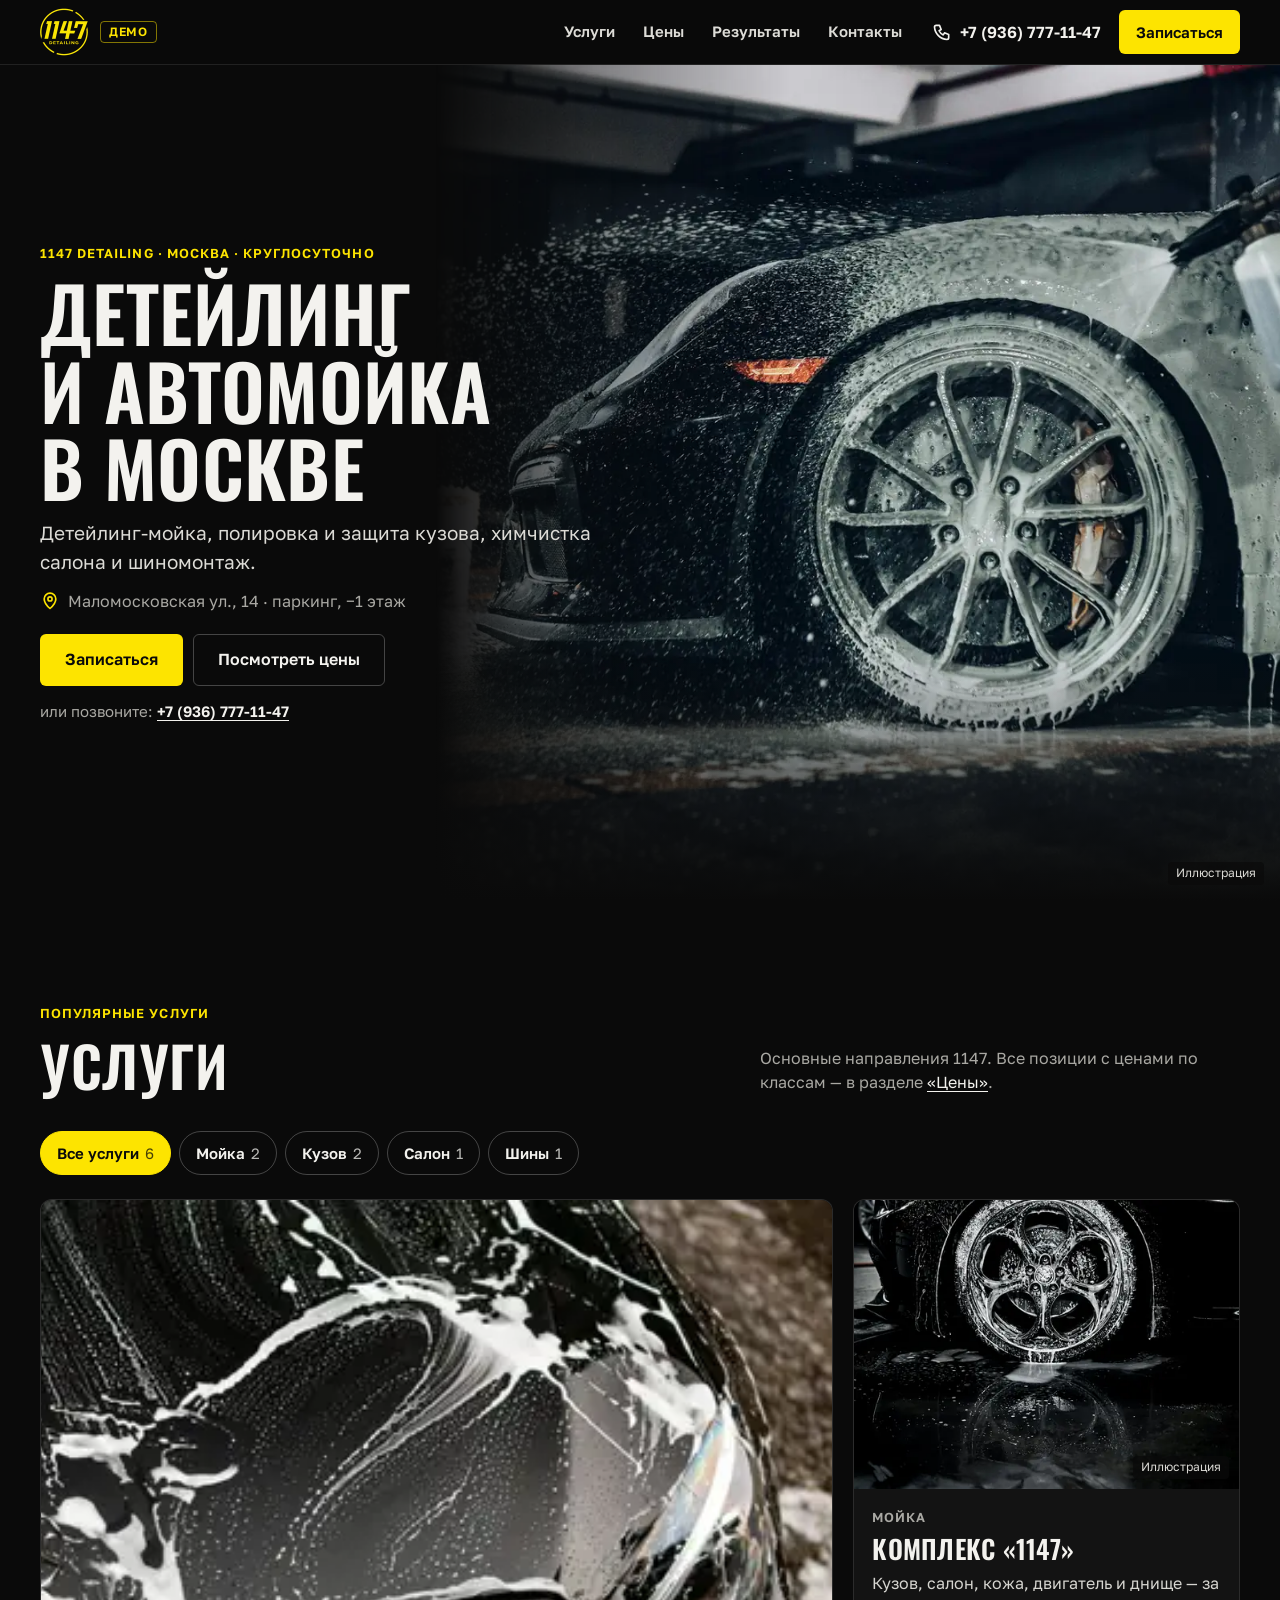
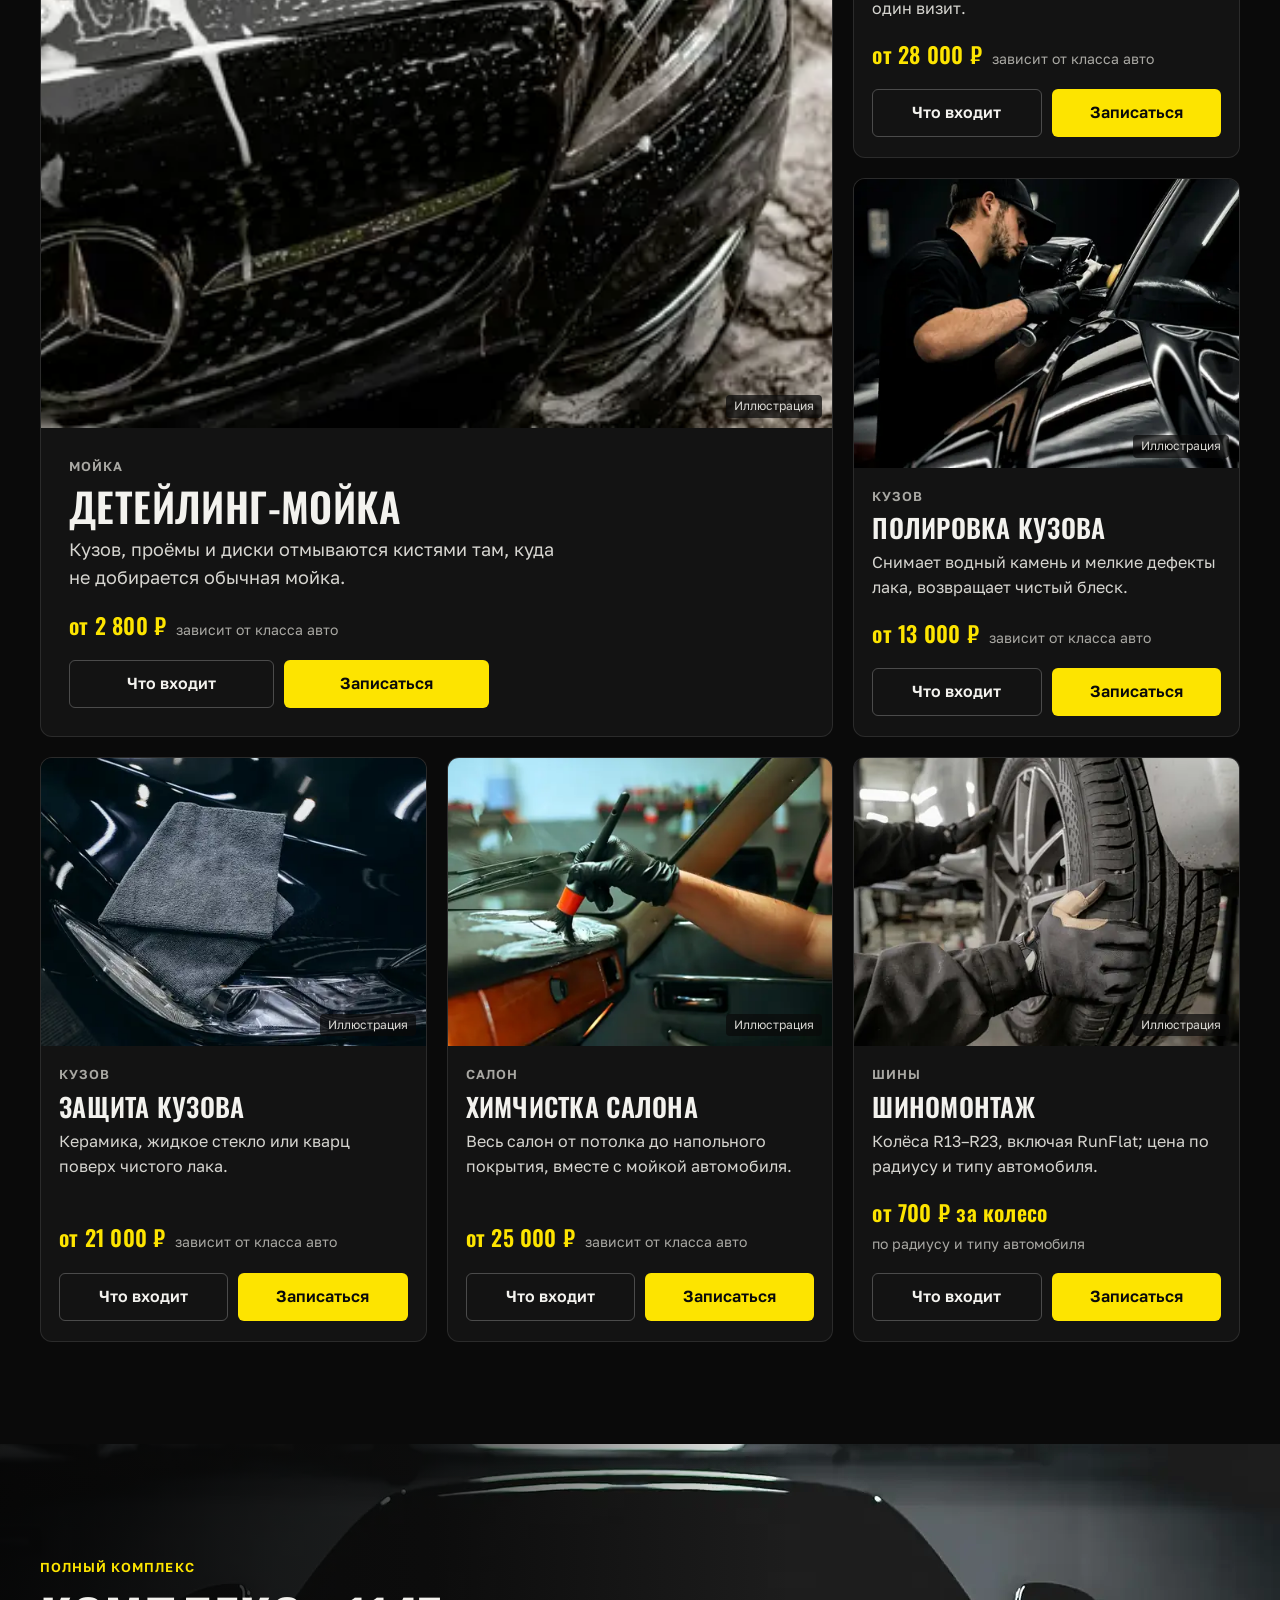
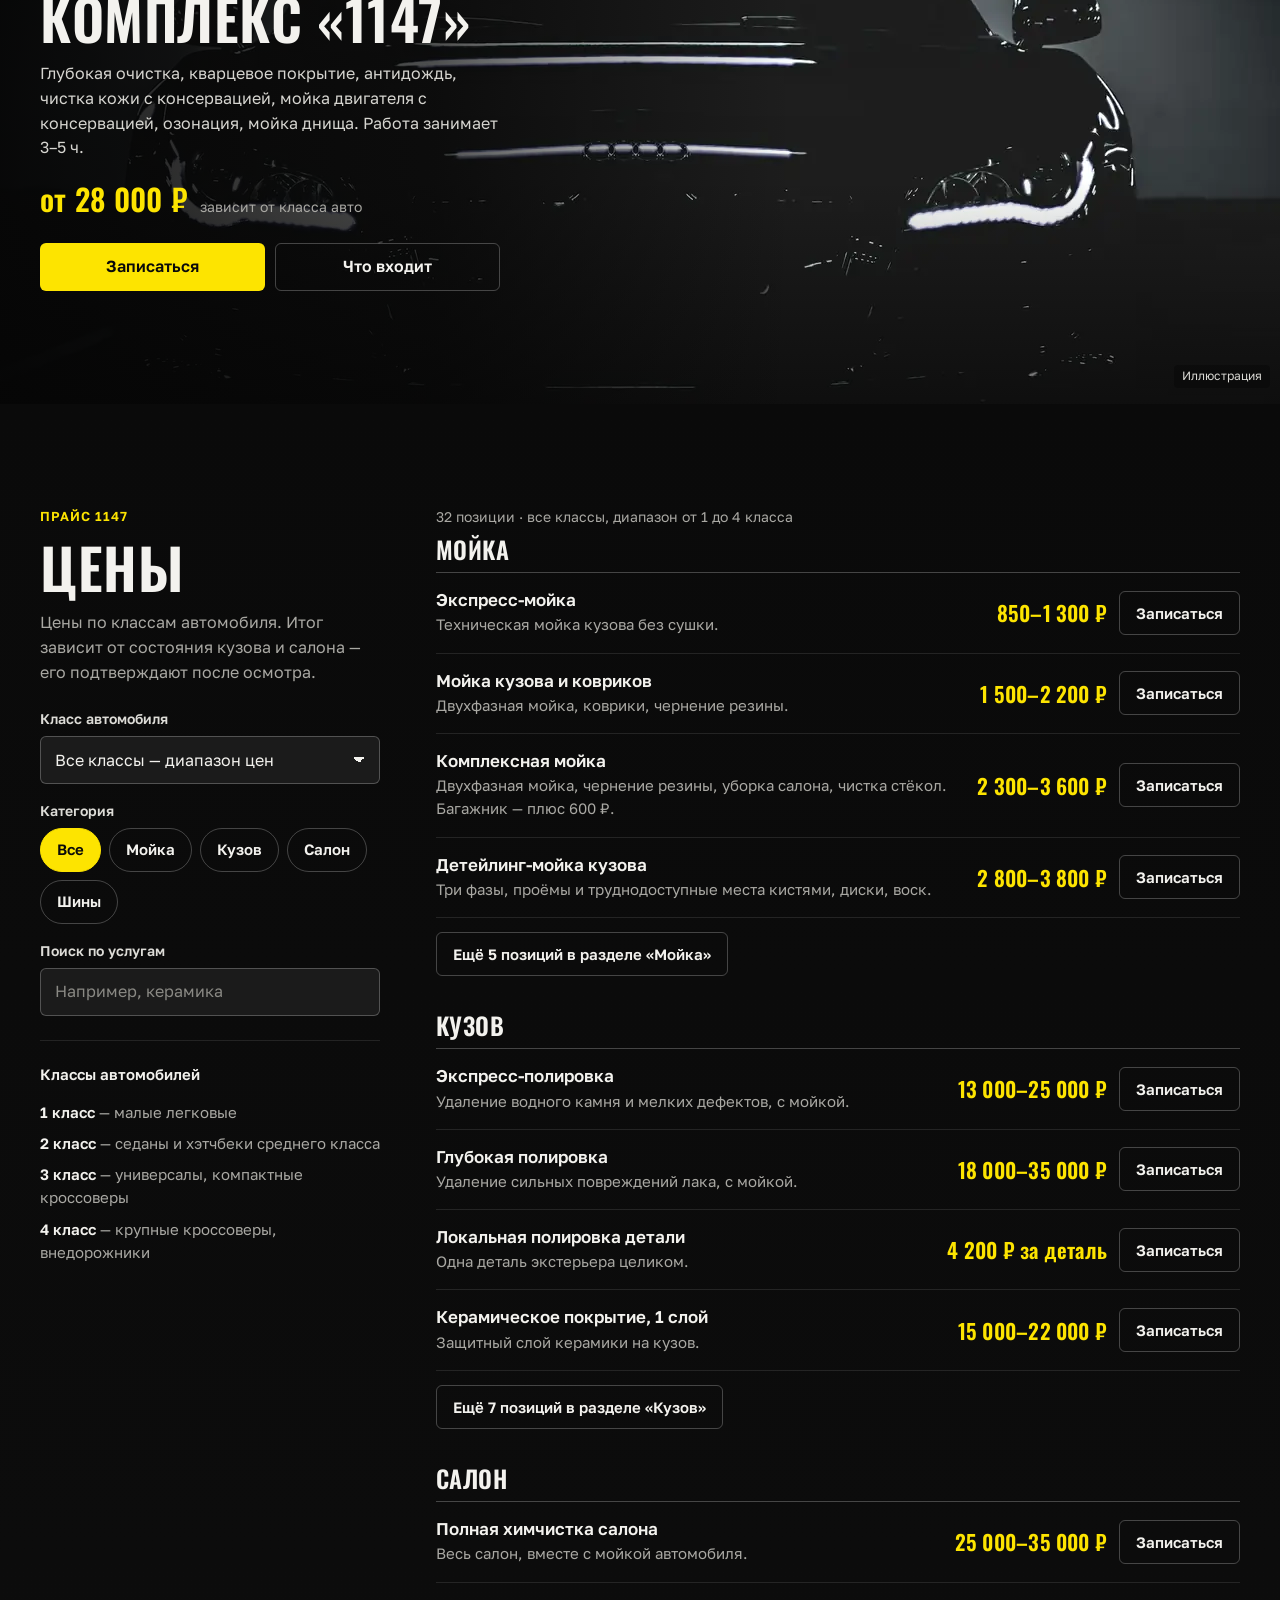
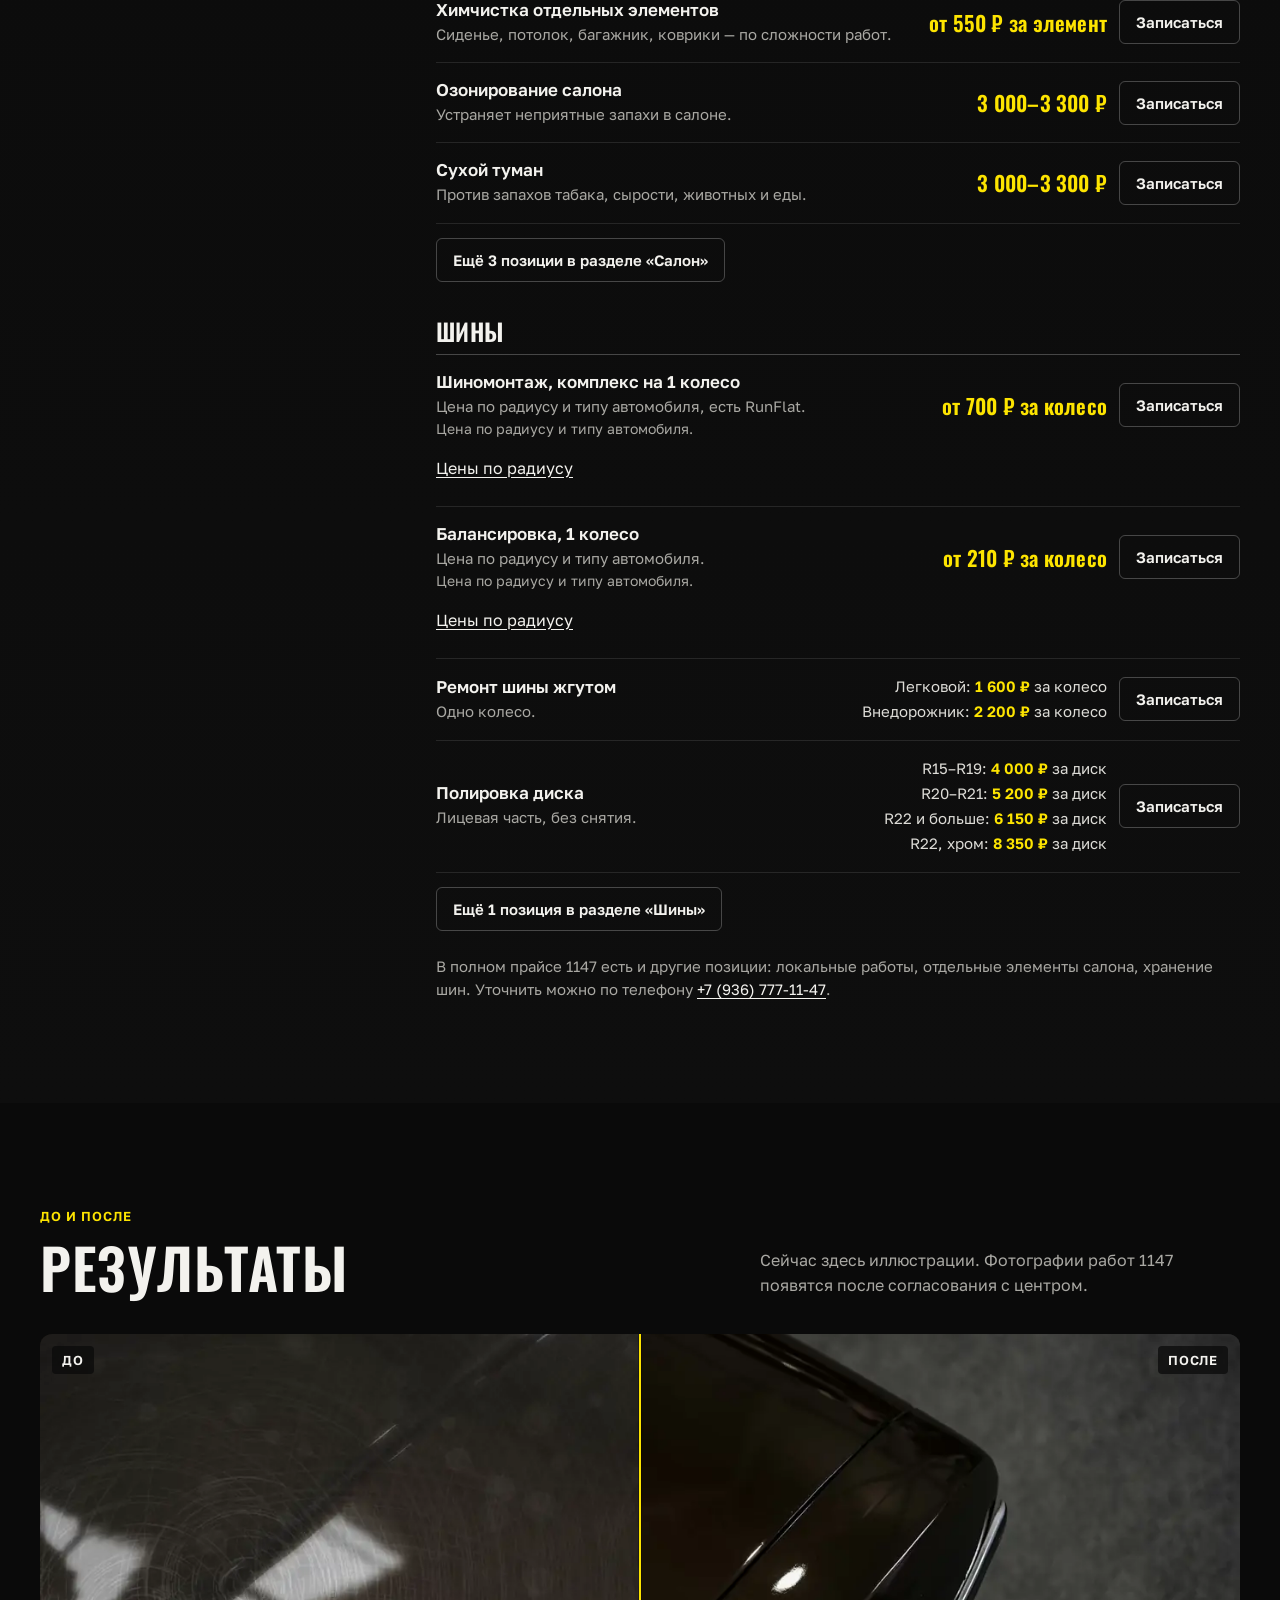
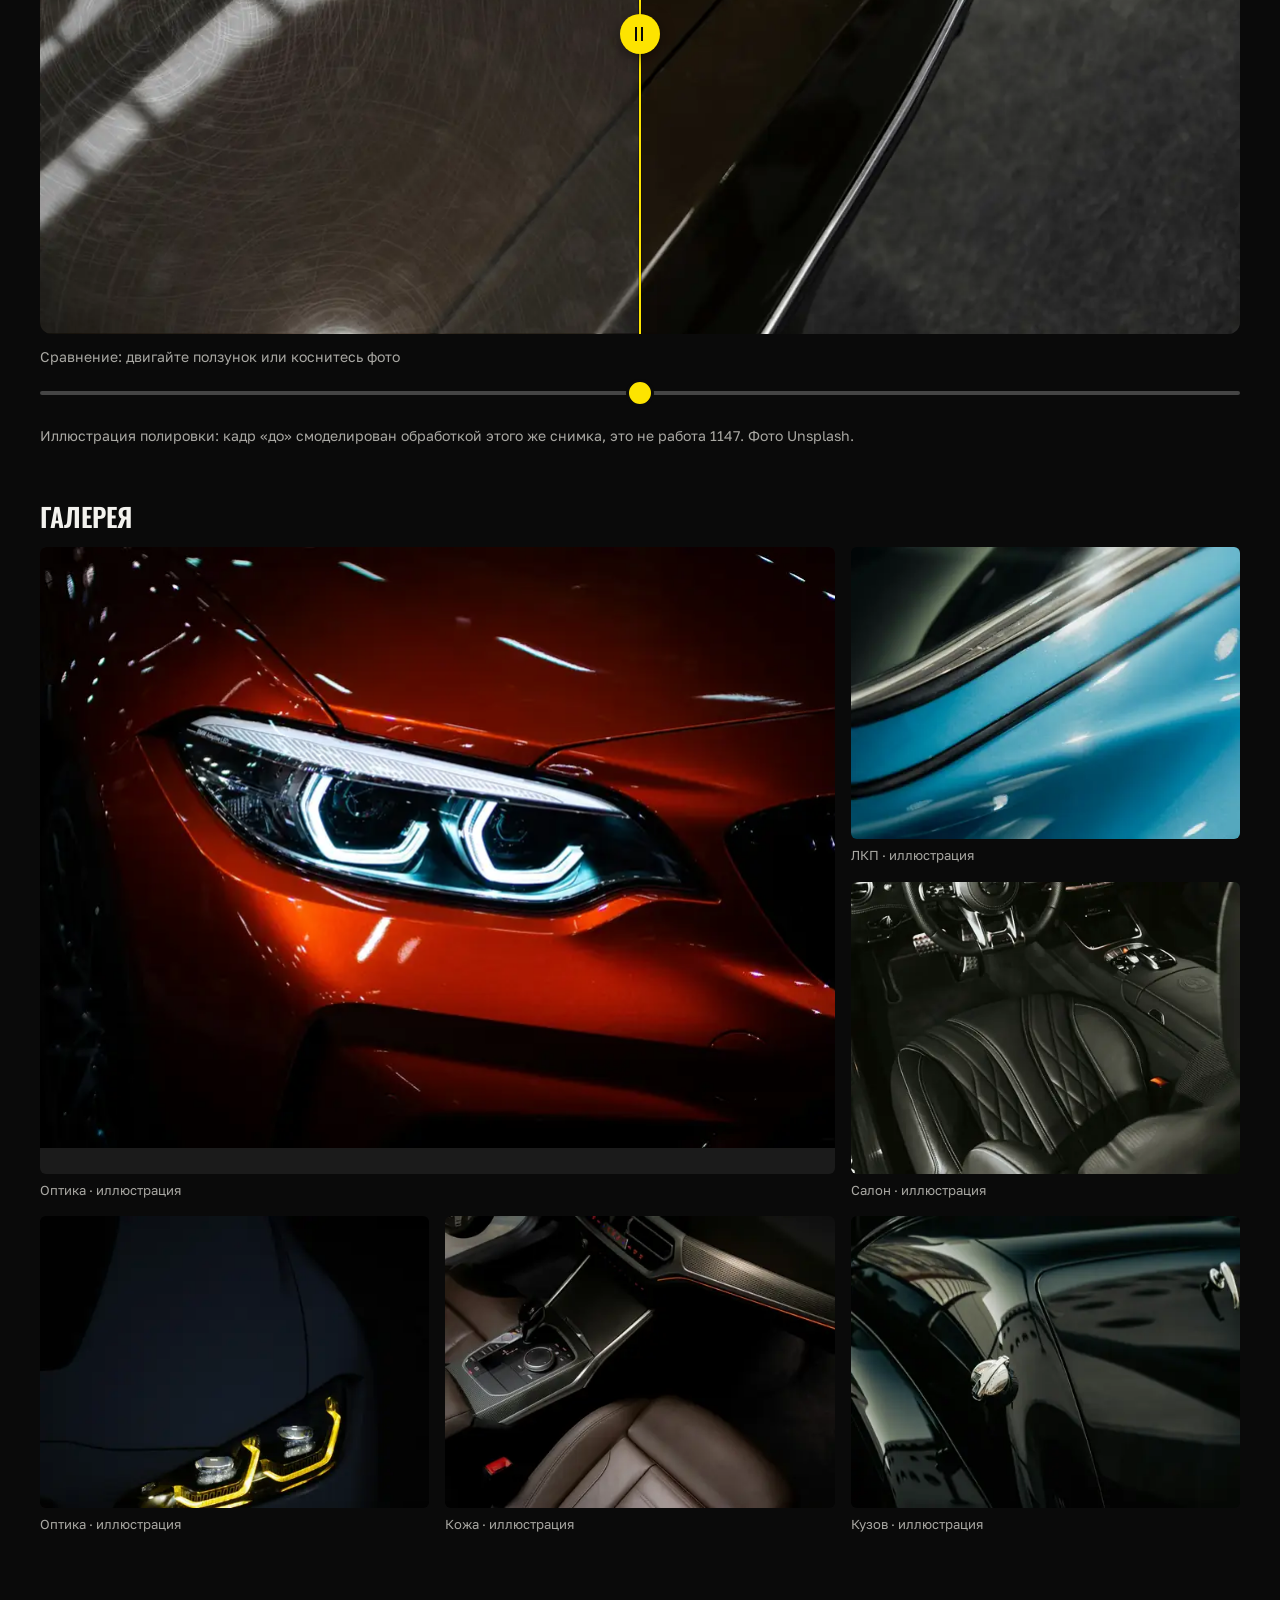
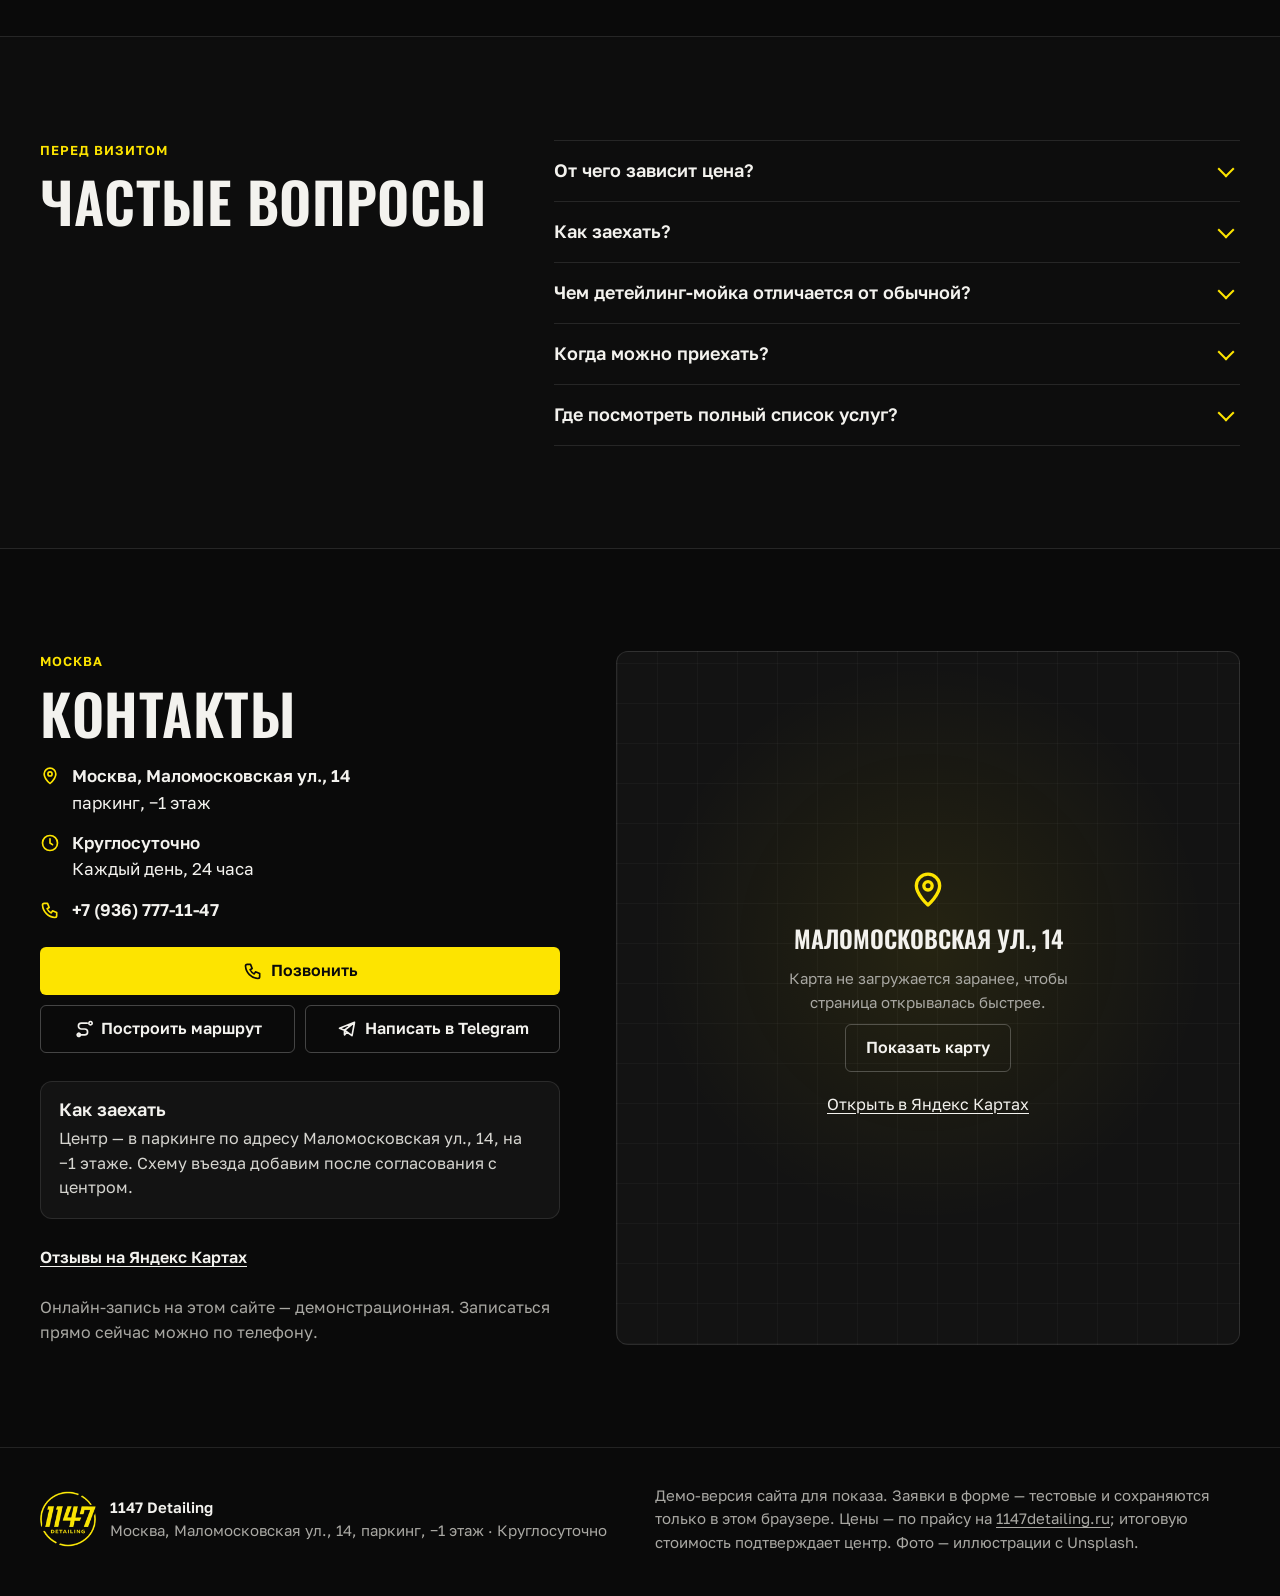
<file: site/index.html>
<!doctype html>
<html lang="ru">
<head>
  <meta charset="utf-8">
  <meta name="viewport" content="width=device-width, initial-scale=1, viewport-fit=cover">
  <title>1147 Detailing — детейлинг и автомойка в Москве (демо)</title>
  <meta name="description" content="Демо-версия сайта 1147 Detailing: услуги, цены по классам автомобиля и запись. Москва, Маломосковская ул., 14, паркинг, −1 этаж. Круглосуточно.">
  <meta name="robots" content="noindex, nofollow">
  <meta name="theme-color" content="#0a0a0a">
  <meta name="color-scheme" content="dark">
  <meta property="og:type" content="website">
  <meta property="og:title" content="1147 Detailing — детейлинг и автомойка в Москве (демо)">
  <meta property="og:description" content="Услуги, цены по классам автомобиля и тестовая запись.">
  <meta property="og:image" content="assets/img/og-1147.jpg">
  <link rel="icon" href="favicon-32.png" sizes="32x32" type="image/png">
  <link rel="apple-touch-icon" href="apple-touch-icon.png">
  <link rel="preload" href="assets/fonts/golos-400-cyrillic.woff2" as="font" type="font/woff2" crossorigin>
  <link rel="preload" href="assets/fonts/oswald-600-cyrillic.woff2" as="font" type="font/woff2" crossorigin>
  <link rel="preload" href="assets/fonts/oswald-600-latin.woff2" as="font" type="font/woff2" crossorigin>
  <link rel="preload" href="assets/fonts/golos-400-latin.woff2" as="font" type="font/woff2" crossorigin>
  <link rel="preload" as="image" type="image/webp" media="(max-width: 899px)" href="assets/img/hero-mobile-800.webp"
        imagesrcset="assets/img/hero-mobile-480.webp 480w, assets/img/hero-mobile-800.webp 800w, assets/img/hero-mobile-1080.webp 1080w" imagesizes="100vw" fetchpriority="high">
  <link rel="preload" as="image" type="image/webp" media="(min-width: 900px)" href="assets/img/hero-desktop-1080.webp"
        imagesrcset="assets/img/hero-desktop-1080.webp 1080w, assets/img/hero-desktop-1600.webp 1600w" imagesizes="62vw" fetchpriority="high">
  <link rel="stylesheet" href="css/main.css">
  <script type="module" src="js/app.js"></script>
</head>
<body>
  <svg class="sprite" aria-hidden="true" focusable="false" xmlns="http://www.w3.org/2000/svg">
    <symbol id="i-phone" viewBox="0 0 24 24"><path fill="none" stroke="currentColor" stroke-width="2" stroke-linecap="round" stroke-linejoin="round" d="M5 4h4l2 5-2.5 1.5a11 11 0 0 0 5 5L15 13l5 2v4a2 2 0 0 1-2 2A16 16 0 0 1 3 6a2 2 0 0 1 2-2"/></symbol>
    <symbol id="i-pin" viewBox="0 0 24 24"><path fill="none" stroke="currentColor" stroke-width="2" stroke-linecap="round" stroke-linejoin="round" d="M12 21s-7-6.2-7-11.5A7 7 0 0 1 19 9.5C19 14.8 12 21 12 21z"/><circle cx="12" cy="9.5" r="2.5" fill="none" stroke="currentColor" stroke-width="2"/></symbol>
    <symbol id="i-menu" viewBox="0 0 24 24"><path fill="none" stroke="currentColor" stroke-width="2" stroke-linecap="round" d="M4 7h16M4 12h16M4 17h16"/></symbol>
    <symbol id="i-close" viewBox="0 0 24 24"><path fill="none" stroke="currentColor" stroke-width="2" stroke-linecap="round" d="M6 6l12 12M18 6L6 18"/></symbol>
    <symbol id="i-clock" viewBox="0 0 24 24"><circle cx="12" cy="12" r="9" fill="none" stroke="currentColor" stroke-width="2"/><path fill="none" stroke="currentColor" stroke-width="2" stroke-linecap="round" d="M12 7v5l3 2"/></symbol>
    <symbol id="i-route" viewBox="0 0 24 24"><path fill="none" stroke="currentColor" stroke-width="2" stroke-linecap="round" stroke-linejoin="round" d="M5 19a2 2 0 1 0 0-.01M19 5a2 2 0 1 0 0-.01M7 19h7a3.5 3.5 0 0 0 0-7H10a3.5 3.5 0 0 1 0-7h7"/></symbol>
    <symbol id="i-send" viewBox="0 0 24 24"><path fill="none" stroke="currentColor" stroke-width="2" stroke-linecap="round" stroke-linejoin="round" d="M21 4L3 11l6 2.5M21 4l-3 16-9-6.5M21 4L9 13.5V19l3-3.5"/></symbol>
    <symbol id="i-arrow" viewBox="0 0 24 24"><path fill="none" stroke="currentColor" stroke-width="2" stroke-linecap="round" stroke-linejoin="round" d="M9 6l6 6-6 6"/></symbol>
  </svg>

  <a class="skip-link" href="#main">Перейти к содержанию</a>

  <header class="site-header" id="top">
    <div class="container header-inner">
      <a class="brand" href="#top" aria-label="1147 Detailing, в начало страницы">
        <img class="brand-logo" src="assets/brand/logo-1147-96.webp" srcset="assets/brand/logo-1147-96.webp 1x, assets/brand/logo-1147-192.webp 2x" width="48" height="48" alt="">
        <span class="brand-name">1147 Detailing</span>
      </a>
      <span class="demo-badge" title="Демонстрационная версия сайта">Демо</span>

      <nav class="main-nav" aria-label="Основное меню">
        <ul>
          <li><a href="#services">Услуги</a></li>
          <li><a href="#prices">Цены</a></li>
          <li><a href="#results">Результаты</a></li>
          <li><a href="#contacts">Контакты</a></li>
        </ul>
      </nav>
      <a class="header-phone" href="tel:+79367771147" data-bind-href="phoneHref"><svg class="icon" aria-hidden="true"><use href="#i-phone"/></svg><span data-bind="phone">+7 (936) 777-11-47</span></a>
      <a class="btn btn-primary btn-sm header-cta" href="#contacts" data-book>Записаться</a>

      <details class="menu" id="menu">
        <summary class="menu-toggle"><svg class="icon" aria-hidden="true"><use href="#i-menu"/></svg><span>Меню</span></summary>
        <div class="menu-panel" id="menu-panel">
          <nav aria-label="Меню на телефоне">
            <ul>
              <li><a href="#services">Услуги</a></li>
              <li><a href="#prices">Цены</a></li>
              <li><a href="#results">Результаты</a></li>
              <li><a href="#faq">Вопросы</a></li>
              <li><a href="#contacts">Контакты</a></li>
            </ul>
          </nav>
          <p class="menu-meta"><span data-bind="street">Маломосковская ул., 14</span> · <span data-bind="hours">Круглосуточно</span></p>
          <div class="menu-actions">
            <a class="btn btn-ghost" href="tel:+79367771147" data-bind-href="phoneHref"><svg class="icon" aria-hidden="true"><use href="#i-phone"/></svg><span data-bind="phone">+7 (936) 777-11-47</span></a>
            <a class="btn btn-ghost" href="https://t.me/+79367771147" data-bind-href="telegram" target="_blank" rel="noopener"><svg class="icon" aria-hidden="true"><use href="#i-send"/></svg>Telegram</a>
          </div>
        </div>
      </details>
    </div>
  </header>

  <main id="main">
    <section class="hero" aria-labelledby="hero-title">
      <div class="hero-media">
        <picture>
          <source media="(min-width: 900px)" type="image/webp" srcset="assets/img/hero-desktop-1080.webp 1080w, assets/img/hero-desktop-1600.webp 1600w" sizes="62vw">
          <source type="image/webp" srcset="assets/img/hero-mobile-480.webp 480w, assets/img/hero-mobile-800.webp 800w, assets/img/hero-mobile-1080.webp 1080w" sizes="100vw">
          <img src="assets/img/hero-mobile-800.jpg" width="800" height="640" alt="Спортивный автомобиль в активной пене во время мойки в боксе" fetchpriority="high" decoding="async">
        </picture>
        <span class="photo-note">Иллюстрация</span>
      </div>
      <div class="container hero-content">
        <p class="eyebrow"><span data-bind="brand">1147 Detailing</span> · Москва · <span data-bind="hours">Круглосуточно</span></p>
        <h1 id="hero-title">Детейлинг и&nbsp;автомойка в&nbsp;Москве</h1>
        <p class="hero-lead">Детейлинг-мойка, полировка и защита кузова, химчистка салона и шиномонтаж.</p>
        <p class="hero-address"><svg class="icon" aria-hidden="true"><use href="#i-pin"/></svg><span><span data-bind="street">Маломосковская ул., 14</span> · <span data-bind="floor">паркинг, −1 этаж</span></span></p>
        <div class="hero-actions">
          <a class="btn btn-primary btn-lg" href="#contacts" data-book>Записаться</a>
          <a class="btn btn-ghost btn-lg" href="#prices">Посмотреть цены</a>
        </div>
        <p class="hero-call">или позвоните: <a href="tel:+79367771147" data-bind-href="phoneHref" data-bind="phone">+7 (936) 777-11-47</a></p>
      </div>
    </section>

    <section class="section services" id="services" aria-labelledby="services-title">
      <div class="container">
        <div class="section-head">
          <div>
            <p class="eyebrow">Популярные услуги</p>
            <h2 id="services-title">Услуги</h2>
          </div>
          <p class="section-lead">Основные направления 1147. Все позиции с ценами по классам — в разделе <a href="#prices">«Цены»</a>.</p>
        </div>
        <div class="filters js-only" id="service-filters" role="group" aria-label="Фильтр услуг"></div>
        <ul class="cards" id="service-cards">
          <!-- data:cards:start -->
          <li class="card" data-group="wash" data-featured="detail-wash">
            <article class="card-inner" aria-labelledby="card-detail-wash">
              <div class="card-media">
                <img src="assets/img/card-wash-480.webp" srcset="assets/img/card-wash-480.webp 480w, assets/img/card-wash-800.webp 800w" sizes="(min-width: 1100px) 380px, (min-width: 700px) 46vw, 100vw" width="800" height="600" loading="lazy" decoding="async" alt="Чёрный автомобиль в активной пене во время мойки">
                <span class="photo-note">Иллюстрация</span>
              </div>
              <div class="card-body">
                <p class="card-group">Мойка</p>
                <h3 class="card-title" id="card-detail-wash">Детейлинг-мойка</h3>
                <p class="card-result">Кузов, проёмы и диски отмываются кистями там, куда не добирается обычная мойка.</p>
                <p class="card-price"><span class="price-tag" data-card-price="detail-wash">от 2 800 ₽</span><span class="card-price-note">зависит от класса авто</span></p>
                <div class="card-actions">
                  <a class="btn btn-ghost" href="#price-wash-detail" data-details="detail-wash">Что входит</a>
                  <a class="btn btn-primary" href="#contacts" data-book data-service="wash-detail">Записаться</a>
                </div>
              </div>
            </article>
          </li>
          <li class="card" data-group="wash" data-featured="complex">
            <article class="card-inner" aria-labelledby="card-complex">
              <div class="card-media">
                <img src="assets/img/card-complex-480.webp" srcset="assets/img/card-complex-480.webp 480w, assets/img/card-complex-800.webp 800w" sizes="(min-width: 1100px) 380px, (min-width: 700px) 46vw, 100vw" width="800" height="600" loading="lazy" decoding="async" alt="Колёсный диск в пене на тёмном фоне">
                <span class="photo-note">Иллюстрация</span>
              </div>
              <div class="card-body">
                <p class="card-group">Мойка</p>
                <h3 class="card-title" id="card-complex">Комплекс «1147»</h3>
                <p class="card-result">Кузов, салон, кожа, двигатель и днище — за один визит.</p>
                <p class="card-price"><span class="price-tag" data-card-price="complex">от 28 000 ₽</span><span class="card-price-note">зависит от класса авто</span></p>
                <div class="card-actions">
                  <a class="btn btn-ghost" href="#price-complex-1147" data-details="complex">Что входит</a>
                  <a class="btn btn-primary" href="#contacts" data-book data-service="complex-1147">Записаться</a>
                </div>
              </div>
            </article>
          </li>
          <li class="card" data-group="body" data-featured="polish">
            <article class="card-inner" aria-labelledby="card-polish">
              <div class="card-media">
                <img src="assets/img/card-polish-480.webp" srcset="assets/img/card-polish-480.webp 480w, assets/img/card-polish-800.webp 800w" sizes="(min-width: 1100px) 380px, (min-width: 700px) 46vw, 100vw" width="800" height="600" loading="lazy" decoding="async" alt="Мастер полирует кузов чёрного автомобиля машинкой">
                <span class="photo-note">Иллюстрация</span>
              </div>
              <div class="card-body">
                <p class="card-group">Кузов</p>
                <h3 class="card-title" id="card-polish">Полировка кузова</h3>
                <p class="card-result">Снимает водный камень и мелкие дефекты лака, возвращает чистый блеск.</p>
                <p class="card-price"><span class="price-tag" data-card-price="polish">от 13 000 ₽</span><span class="card-price-note">зависит от класса авто</span></p>
                <div class="card-actions">
                  <a class="btn btn-ghost" href="#price-polish-express" data-details="polish">Что входит</a>
                  <a class="btn btn-primary" href="#contacts" data-book data-service="polish-express">Записаться</a>
                </div>
              </div>
            </article>
          </li>
          <li class="card" data-group="body" data-featured="protect">
            <article class="card-inner" aria-labelledby="card-protect">
              <div class="card-media">
                <img src="assets/img/card-protect-480.webp" srcset="assets/img/card-protect-480.webp 480w, assets/img/card-protect-800.webp 800w" sizes="(min-width: 1100px) 380px, (min-width: 700px) 46vw, 100vw" width="800" height="600" loading="lazy" decoding="async" alt="Микрофибра на глянцевом капоте рядом с фарой">
                <span class="photo-note">Иллюстрация</span>
              </div>
              <div class="card-body">
                <p class="card-group">Кузов</p>
                <h3 class="card-title" id="card-protect">Защита кузова</h3>
                <p class="card-result">Керамика, жидкое стекло или кварц поверх чистого лака.</p>
                <p class="card-price"><span class="price-tag" data-card-price="protect">от 21 000 ₽</span><span class="card-price-note">зависит от класса авто</span></p>
                <div class="card-actions">
                  <a class="btn btn-ghost" href="#price-ceramic-2" data-details="protect">Что входит</a>
                  <a class="btn btn-primary" href="#contacts" data-book data-service="ceramic-2">Записаться</a>
                </div>
              </div>
            </article>
          </li>
          <li class="card" data-group="interior" data-featured="interior">
            <article class="card-inner" aria-labelledby="card-interior">
              <div class="card-media">
                <img src="assets/img/card-interior-480.webp" srcset="assets/img/card-interior-480.webp 480w, assets/img/card-interior-800.webp 800w" sizes="(min-width: 1100px) 380px, (min-width: 700px) 46vw, 100vw" width="800" height="600" loading="lazy" decoding="async" alt="Мастер очищает панель салона кисточкой">
                <span class="photo-note">Иллюстрация</span>
              </div>
              <div class="card-body">
                <p class="card-group">Салон</p>
                <h3 class="card-title" id="card-interior">Химчистка салона</h3>
                <p class="card-result">Весь салон от потолка до напольного покрытия, вместе с мойкой автомобиля.</p>
                <p class="card-price"><span class="price-tag" data-card-price="interior">от 25 000 ₽</span><span class="card-price-note">зависит от класса авто</span></p>
                <div class="card-actions">
                  <a class="btn btn-ghost" href="#price-dryclean-full" data-details="interior">Что входит</a>
                  <a class="btn btn-primary" href="#contacts" data-book data-service="dryclean-full">Записаться</a>
                </div>
              </div>
            </article>
          </li>
          <li class="card" data-group="tires" data-featured="tires">
            <article class="card-inner" aria-labelledby="card-tires">
              <div class="card-media">
                <img src="assets/img/card-tires-480.webp" srcset="assets/img/card-tires-480.webp 480w, assets/img/card-tires-800.webp 800w" sizes="(min-width: 1100px) 380px, (min-width: 700px) 46vw, 100vw" width="800" height="600" loading="lazy" decoding="async" alt="Мастер снимает колесо с автомобиля">
                <span class="photo-note">Иллюстрация</span>
              </div>
              <div class="card-body">
                <p class="card-group">Шины</p>
                <h3 class="card-title" id="card-tires">Шиномонтаж</h3>
                <p class="card-result">Колёса R13–R23, включая RunFlat; цена по радиусу и типу автомобиля.</p>
                <p class="card-price"><span class="price-tag" data-card-price="tires">от 700 ₽ за колесо</span><span class="card-price-note">по радиусу и типу автомобиля</span></p>
                <div class="card-actions">
                  <a class="btn btn-ghost" href="#price-tire-set" data-details="tires">Что входит</a>
                  <a class="btn btn-primary" href="#contacts" data-book data-service="tire-set">Записаться</a>
                </div>
              </div>
            </article>
          </li>
          <!-- data:cards:end -->
        </ul>
      </div>
    </section>

    <section class="band" aria-labelledby="band-title">
      <div class="band-media">
        <picture>
          <source media="(min-width: 900px)" type="image/webp" srcset="assets/img/band-complex-1280.webp 1280w, assets/img/band-complex-1920.webp 1920w" sizes="100vw">
          <source type="image/webp" srcset="assets/img/band-complex-m-600.webp 600w, assets/img/band-complex-m-900.webp 900w" sizes="100vw">
          <img src="assets/img/band-complex-m-900.webp" width="900" height="1000" alt="" loading="lazy" decoding="async">
        </picture>
        <span class="photo-note">Иллюстрация</span>
      </div>
      <div class="container band-content">
        <!-- data:band:start -->
        <p class="eyebrow">Полный комплекс</p>
        <h2 id="band-title">Комплекс «1147»</h2>
        <p class="band-text">Глубокая очистка, кварцевое покрытие, антидождь, чистка кожи с консервацией, мойка двигателя с консервацией, озонация, мойка днища. Работа занимает 3–5 ч.</p>
        <p class="band-price"><span class="price-tag" data-card-price="complex">от 28 000 ₽</span><span class="card-price-note">зависит от класса авто</span></p>
        <div class="band-actions">
          <a class="btn btn-primary" href="#contacts" data-book data-service="complex-1147">Записаться</a>
          <a class="btn btn-ghost" href="#price-complex-1147" data-details="complex">Что входит</a>
        </div>
        <!-- data:band:end -->
      </div>
    </section>

    <section class="section prices" id="prices" aria-labelledby="prices-title">
      <div class="container prices-layout">
        <div class="prices-aside">
          <p class="eyebrow">Прайс 1147</p>
          <h2 id="prices-title">Цены</h2>
          <p class="section-lead">Цены по классам автомобиля. Итог зависит от состояния кузова и салона — его подтверждают после осмотра.</p>
          <div class="price-controls js-only" id="price-controls"></div>
          <!-- data:classes:start -->
          <details class="class-legend" open>
          <summary>Классы автомобилей</summary>
          <ul>
            <li><strong>1 класс</strong> — малые легковые</li>
            <li><strong>2 класс</strong> — седаны и хэтчбеки среднего класса</li>
            <li><strong>3 класс</strong> — универсалы, компактные кроссоверы</li>
            <li><strong>4 класс</strong> — крупные кроссоверы, внедорожники</li>
          </ul>
          </details>
          <!-- data:classes:end -->
        </div>
        <div class="prices-main">
          <div id="price-list" class="price-list">
            <!-- data:prices:start -->
            <section class="price-group" aria-labelledby="pg-wash">
            <h3 class="price-group-title" id="pg-wash">Мойка</h3>
            <ul class="price-rows">
              <li class="price-row" id="price-wash-express">
                <div class="price-main"><h4 class="price-name">Экспресс-мойка</h4><p class="price-short">Техническая мойка кузова без сушки.</p></div>
                <p class="price-value">850–1 300 ₽</p>
              </li>
              <li class="price-row" id="price-wash-body">
                <div class="price-main"><h4 class="price-name">Мойка кузова и ковриков</h4><p class="price-short">Двухфазная мойка, коврики, чернение резины.</p></div>
                <p class="price-value">1 500–2 200 ₽</p>
              </li>
              <li class="price-row" id="price-wash-complex">
                <div class="price-main"><h4 class="price-name">Комплексная мойка</h4><p class="price-short">Двухфазная мойка, чернение резины, уборка салона, чистка стёкол.</p></div>
                <p class="price-value">2 300–3 600 ₽</p>
              </li>
              <li class="price-row" id="price-wash-detail">
                <div class="price-main"><h4 class="price-name">Детейлинг-мойка кузова</h4><p class="price-short">Три фазы, проёмы и труднодоступные места кистями, диски, воск.</p></div>
                <p class="price-value">2 800–3 800 ₽</p>
              </li>
              <li class="price-row" id="price-wash-detail-complex">
                <div class="price-main"><h4 class="price-name">Детейлинг-комплекс мойки</h4><p class="price-short">Детейлинг-мойка кузова плюс проработка салона и багажника.</p></div>
                <p class="price-value">3 900–5 000 ₽</p>
              </li>
              <li class="price-row" id="price-complex-1147">
                <div class="price-main"><h4 class="price-name">Комплекс «1147»</h4><p class="price-short">Полный комплекс: кузов, салон, кожа, двигатель и днище за один визит.</p></div>
                <p class="price-value">28 000–40 000 ₽</p>
              </li>
              <li class="price-row" id="price-reagent">
                <div class="price-main"><h4 class="price-name">Очистка кузова от реагента</h4><p class="price-short">Цена зависит от загрязнения.</p></div>
                <p class="price-value">1 800–3 000 ₽ (цена «от»)</p>
              </li>
              <li class="price-row" id="price-engine-wash">
                <div class="price-main"><h4 class="price-name">Мойка двигателя и подкапотного пространства</h4><p class="price-short">С консервацией и проработкой труднодоступных мест кистями.</p></div>
                <p class="price-value">6 000–7 000 ₽</p>
              </li>
              <li class="price-row" id="price-moto-wash">
                <div class="price-main"><h4 class="price-name">Комплексная мойка мотоцикла</h4><p class="price-short">Мойка, чистка и сушка мотоцикла.</p></div>
                <p class="price-value">Спортивный: 1 900 ₽ · Крупный: 2 400 ₽</p>
              </li>
            </ul>
            </section>
            <section class="price-group" aria-labelledby="pg-body">
            <h3 class="price-group-title" id="pg-body">Кузов</h3>
            <ul class="price-rows">
              <li class="price-row" id="price-polish-express">
                <div class="price-main"><h4 class="price-name">Экспресс-полировка</h4><p class="price-short">Удаление водного камня и мелких дефектов, с мойкой.</p></div>
                <p class="price-value">13 000–25 000 ₽</p>
              </li>
              <li class="price-row" id="price-polish-deep">
                <div class="price-main"><h4 class="price-name">Глубокая полировка</h4><p class="price-short">Удаление сильных повреждений лака, с мойкой.</p></div>
                <p class="price-value">18 000–35 000 ₽</p>
              </li>
              <li class="price-row" id="price-polish-local">
                <div class="price-main"><h4 class="price-name">Локальная полировка детали</h4><p class="price-short">Одна деталь экстерьера целиком.</p></div>
                <p class="price-value">4 200 ₽ за деталь</p>
              </li>
              <li class="price-row" id="price-ceramic-1">
                <div class="price-main"><h4 class="price-name">Керамическое покрытие, 1 слой</h4><p class="price-short">Защитный слой керамики на кузов.</p></div>
                <p class="price-value">15 000–22 000 ₽</p>
              </li>
              <li class="price-row" id="price-ceramic-2">
                <div class="price-main"><h4 class="price-name">Керамическое покрытие, 2 слоя</h4><p class="price-short">Два слоя керамики на кузов.</p></div>
                <p class="price-value">21 000–32 000 ₽</p>
              </li>
              <li class="price-row" id="price-ceramic-extra">
                <div class="price-main"><h4 class="price-name">Дополнительный слой керамики</h4><p class="price-short">Ещё один слой поверх керамического покрытия.</p></div>
                <p class="price-value">9 000–15 000 ₽</p>
              </li>
              <li class="price-row" id="price-ceramic-ppf">
                <div class="price-main"><h4 class="price-name">Керамика для винила и PPF</h4><p class="price-short">Покрытие для оклеенного плёнкой кузова.</p></div>
                <p class="price-value">15 000–22 000 ₽</p>
              </li>
              <li class="price-row" id="price-liquid-glass">
                <div class="price-main"><h4 class="price-name">Жидкое стекло</h4><p class="price-short">Защитное покрытие кузова.</p></div>
                <p class="price-value">7 000–16 500 ₽</p>
              </li>
              <li class="price-row" id="price-quartz">
                <div class="price-main"><h4 class="price-name">Кварцевое покрытие</h4><p class="price-short">Включает очистку кузова от реагента.</p></div>
                <p class="price-value">3 000–4 800 ₽</p>
              </li>
              <li class="price-row" id="price-antirain-full">
                <div class="price-main"><h4 class="price-name">Антидождь на все стёкла</h4><p class="price-short">Обработка стёкол водоотталкивающим составом.</p></div>
                <p class="price-value">6 000–9 000 ₽</p>
              </li>
              <li class="price-row" id="price-chips">
                <div class="price-main"><h4 class="price-name">Ремонт сколов</h4><p class="price-short">Цена зависит от степени повреждения.</p></div>
                <p class="price-value">от 5 000 ₽</p>
              </li>
            </ul>
            </section>
            <section class="price-group" aria-labelledby="pg-interior">
            <h3 class="price-group-title" id="pg-interior">Салон</h3>
            <ul class="price-rows">
              <li class="price-row" id="price-dryclean-full">
                <div class="price-main"><h4 class="price-name">Полная химчистка салона</h4><p class="price-short">Весь салон, вместе с мойкой автомобиля.</p></div>
                <p class="price-value">25 000–35 000 ₽</p>
              </li>
              <li class="price-row" id="price-dryclean-parts">
                <div class="price-main"><h4 class="price-name">Химчистка отдельных элементов</h4><p class="price-short">Сиденье, потолок, багажник, коврики — по сложности работ.</p></div>
                <p class="price-value">от 550 ₽ за элемент</p>
              </li>
              <li class="price-row" id="price-ozone">
                <div class="price-main"><h4 class="price-name">Озонирование салона</h4><p class="price-short">Устраняет неприятные запахи в салоне.</p></div>
                <p class="price-value">3 000–3 300 ₽</p>
              </li>
              <li class="price-row" id="price-dry-fog">
                <div class="price-main"><h4 class="price-name">Сухой туман</h4><p class="price-short">Против запахов табака, сырости, животных и еды.</p></div>
                <p class="price-value">3 000–3 300 ₽</p>
              </li>
              <li class="price-row" id="price-leather-full">
                <div class="price-main"><h4 class="price-name">Чистка и обработка кожаного салона</h4><p class="price-short">Комплексная чистка и обработка кожи всего салона (LeTech).</p></div>
                <p class="price-value">12 000–16 000 ₽</p>
              </li>
              <li class="price-row" id="price-vacuum">
                <div class="price-main"><h4 class="price-name">Уборка салона пылесосом</h4><p class="price-short">Сухая уборка салона.</p></div>
                <p class="price-value">550–850 ₽</p>
              </li>
              <li class="price-row" id="price-glass-inside">
                <div class="price-main"><h4 class="price-name">Чистка стёкол изнутри</h4><p class="price-short">Все стёкла салона.</p></div>
                <p class="price-value">550–850 ₽</p>
              </li>
            </ul>
            </section>
            <section class="price-group" aria-labelledby="pg-tires">
            <h3 class="price-group-title" id="pg-tires">Шины</h3>
            <ul class="price-rows">
              <li class="price-row" id="price-tire-set">
                <div class="price-main"><h4 class="price-name">Шиномонтаж, комплекс на 1 колесо</h4><p class="price-short">Цена по радиусу и типу автомобиля, есть RunFlat.</p></div>
                <p class="price-value">от 700 ₽ за колесо</p>
                <details class="price-table"><summary>Цены по радиусу</summary><table><thead><tr><th scope="col">Радиус</th><th scope="col">Легковой</th><th scope="col">Внедорожник</th></tr></thead><tbody><tr><th scope="row">R13</th><td>700 ₽</td><td>820 ₽</td></tr><tr><th scope="row">R14</th><td>960 ₽</td><td>1 080 ₽</td></tr><tr><th scope="row">R15</th><td>960 ₽</td><td>1 080 ₽</td></tr><tr><th scope="row">R16</th><td>1 110 ₽</td><td>1 440 ₽</td></tr><tr><th scope="row">R16 RunFlat</th><td>1 370 ₽</td><td>1 800 ₽</td></tr><tr><th scope="row">R17</th><td>1 350 ₽</td><td>1 470 ₽</td></tr><tr><th scope="row">R17 RunFlat</th><td>1 730 ₽</td><td>2 160 ₽</td></tr><tr><th scope="row">R18</th><td>1 540 ₽</td><td>1 660 ₽</td></tr><tr><th scope="row">R18 RunFlat</th><td>1 970 ₽</td><td>2 090 ₽</td></tr><tr><th scope="row">R19</th><td>1 780 ₽</td><td>1 900 ₽</td></tr><tr><th scope="row">R19 RunFlat</th><td>2 380 ₽</td><td>2 500 ₽</td></tr><tr><th scope="row">R20</th><td>2 070 ₽</td><td>2 190 ₽</td></tr><tr><th scope="row">R20 RunFlat</th><td>2 670 ₽</td><td>2 790 ₽</td></tr><tr><th scope="row">R21</th><td>2 400 ₽</td><td>2 520 ₽</td></tr><tr><th scope="row">R21 RunFlat</th><td>3 030 ₽</td><td>3 150 ₽</td></tr><tr><th scope="row">R22</th><td>2 740 ₽</td><td>2 860 ₽</td></tr><tr><th scope="row">R22 RunFlat</th><td>3 600 ₽</td><td>3 720 ₽</td></tr><tr><th scope="row">R23</th><td>3 080 ₽</td><td>3 200 ₽</td></tr><tr><th scope="row">R23 RunFlat</th><td>4 180 ₽</td><td>4 300 ₽</td></tr></tbody></table></details>
              </li>
              <li class="price-row" id="price-balancing">
                <div class="price-main"><h4 class="price-name">Балансировка, 1 колесо</h4><p class="price-short">Цена по радиусу и типу автомобиля.</p></div>
                <p class="price-value">от 210 ₽ за колесо</p>
                <details class="price-table"><summary>Цены по радиусу</summary><table><thead><tr><th scope="col">Радиус</th><th scope="col">Легковой</th><th scope="col">Внедорожник</th></tr></thead><tbody><tr><th scope="row">R13</th><td>210 ₽</td><td>360 ₽</td></tr><tr><th scope="row">R14</th><td>240 ₽</td><td>360 ₽</td></tr><tr><th scope="row">R15</th><td>240 ₽</td><td>400 ₽</td></tr><tr><th scope="row">R16</th><td>250 ₽</td><td>350 ₽</td></tr><tr><th scope="row">R17</th><td>300 ₽</td><td>400 ₽</td></tr><tr><th scope="row">R18</th><td>350 ₽</td><td>450 ₽</td></tr><tr><th scope="row">R19</th><td>400 ₽</td><td>500 ₽</td></tr><tr><th scope="row">R20</th><td>450 ₽</td><td>550 ₽</td></tr><tr><th scope="row">R21</th><td>550 ₽</td><td>700 ₽</td></tr><tr><th scope="row">R22</th><td>600 ₽</td><td>750 ₽</td></tr><tr><th scope="row">R23</th><td>650 ₽</td><td>800 ₽</td></tr></tbody></table></details>
              </li>
              <li class="price-row" id="price-tire-repair">
                <div class="price-main"><h4 class="price-name">Ремонт шины жгутом</h4><p class="price-short">Одно колесо.</p></div>
                <p class="price-value">Легковой: 1 600 ₽ · Внедорожник: 2 200 ₽</p>
              </li>
              <li class="price-row" id="price-disc-polish">
                <div class="price-main"><h4 class="price-name">Полировка диска</h4><p class="price-short">Лицевая часть, без снятия.</p></div>
                <p class="price-value">R15–R19: 4 000 ₽ · R20–R21: 5 200 ₽ · R22 и больше: 6 150 ₽ · R22, хром: 8 350 ₽</p>
              </li>
              <li class="price-row" id="price-disc-protect">
                <div class="price-main"><h4 class="price-name">Защитное покрытие дисков</h4><p class="price-short">Лицевая часть, комплект из 4 дисков.</p></div>
                <p class="price-value">R15–R19: 14 000 ₽ · R20–R21: 16 000 ₽ · R22 и больше: 18 000 ₽ · R22, хром: 20 000 ₽</p>
              </li>
            </ul>
            </section>
            <!-- data:prices:end -->
          </div>
          <p class="price-foot">В полном прайсе 1147 есть и другие позиции: локальные работы, отдельные элементы салона, хранение шин. Уточнить можно по телефону <a href="tel:+79367771147" data-bind-href="phoneHref" data-bind="phone">+7 (936) 777-11-47</a>.</p>
        </div>
      </div>
    </section>

    <section class="section results" id="results" aria-labelledby="results-title">
      <div class="container">
        <div class="section-head">
          <div>
            <p class="eyebrow">До и после</p>
            <h2 id="results-title">Результаты</h2>
          </div>
          <p class="section-lead">Сейчас здесь иллюстрации. Фотографии работ 1147 появятся после согласования с центром.</p>
        </div>

        <figure class="ba" id="ba">
          <div class="ba-frame" id="ba-frame">
            <img class="ba-img ba-after" src="assets/img/ba-after-800.webp" srcset="assets/img/ba-after-800.webp 800w, assets/img/ba-after-1400.webp 1400w" sizes="(min-width: 1240px) 1160px, 100vw" width="1400" height="933" loading="lazy" decoding="async" alt="После: глянцевый капот с чёткими отражениями ламп">
            <div class="ba-before-wrap">
              <img class="ba-img ba-before" src="assets/img/ba-before-800.webp" srcset="assets/img/ba-before-800.webp 800w, assets/img/ba-before-1400.webp 1400w" sizes="(min-width: 1240px) 1160px, 100vw" width="1400" height="933" loading="lazy" decoding="async" alt="До: тот же капот, тусклый, с паутинкой царапин вокруг бликов и следами капель">
            </div>
            <span class="ba-tag ba-tag-before" aria-hidden="true">До</span>
            <span class="ba-tag ba-tag-after" aria-hidden="true">После</span>
            <span class="ba-handle" aria-hidden="true"></span>
          </div>
          <div class="ba-controls js-only">
            <label class="ba-label" for="ba-range">Сравнение: двигайте ползунок или коснитесь фото</label>
            <input class="ba-range" id="ba-range" type="range" min="0" max="100" step="1" value="50" aria-valuetext="Граница посередине">
          </div>
          <figcaption class="ba-caption">Иллюстрация полировки: кадр «до» смоделирован обработкой этого же снимка, это не работа 1147. Фото Unsplash.</figcaption>
        </figure>

        <h3 class="gallery-title">Галерея</h3>
        <ul class="gallery" id="gallery">
          <li class="gallery-item gallery-item-lg">
            <a href="assets/img/gal-optics-full.webp" data-lightbox data-caption="Передняя оптика, крупный план. Иллюстрация.">
              <img src="assets/img/gal-optics-800.webp" srcset="assets/img/gal-optics-480.webp 480w, assets/img/gal-optics-800.webp 800w" sizes="(min-width: 900px) 50vw, 100vw" width="800" height="600" loading="lazy" decoding="async" alt="Фара красного автомобиля с включёнными ходовыми огнями">
            </a>
            <p class="gallery-cap">Оптика · иллюстрация</p>
          </li>
          <li class="gallery-item">
            <a href="assets/img/gal-paint-full.webp" data-lightbox data-caption="Глянец лакокрасочного покрытия. Иллюстрация.">
              <img src="assets/img/gal-paint-480.webp" srcset="assets/img/gal-paint-480.webp 480w, assets/img/gal-paint-800.webp 800w" sizes="(min-width: 900px) 25vw, 50vw" width="800" height="600" loading="lazy" decoding="async" alt="Отражения на глянцевом синем кузове">
            </a>
            <p class="gallery-cap">ЛКП · иллюстрация</p>
          </li>
          <li class="gallery-item">
            <a href="assets/img/gal-interior-full.webp" data-lightbox data-caption="Чистый кожаный салон. Иллюстрация.">
              <img src="assets/img/gal-interior-480.webp" srcset="assets/img/gal-interior-480.webp 480w, assets/img/gal-interior-800.webp 800w" sizes="(min-width: 900px) 25vw, 50vw" width="800" height="600" loading="lazy" decoding="async" alt="Чёрный кожаный салон с рулём и сиденьями">
            </a>
            <p class="gallery-cap">Салон · иллюстрация</p>
          </li>
          <li class="gallery-item">
            <a href="assets/img/gal-optics-night-full.webp" data-lightbox data-caption="Фара в темноте. Иллюстрация.">
              <img src="assets/img/gal-optics-night-480.webp" srcset="assets/img/gal-optics-night-480.webp 480w, assets/img/gal-optics-night-800.webp 800w" sizes="(min-width: 900px) 25vw, 50vw" width="800" height="600" loading="lazy" decoding="async" alt="Жёлтые ходовые огни фары в темноте">
            </a>
            <p class="gallery-cap">Оптика · иллюстрация</p>
          </li>
          <li class="gallery-item">
            <a href="assets/img/gal-leather-full.webp" data-lightbox data-caption="Кожа и центральная консоль. Иллюстрация.">
              <img src="assets/img/gal-leather-480.webp" srcset="assets/img/gal-leather-480.webp 480w, assets/img/gal-leather-800.webp 800w" sizes="(min-width: 900px) 25vw, 50vw" width="800" height="600" loading="lazy" decoding="async" alt="Коричневые кожаные сиденья и центральная консоль">
            </a>
            <p class="gallery-cap">Кожа · иллюстрация</p>
          </li>
          <li class="gallery-item">
            <a href="assets/img/gal-fender-full.webp" data-lightbox data-caption="Глянцевое крыло классического автомобиля. Иллюстрация.">
              <img src="assets/img/gal-fender-480.webp" srcset="assets/img/gal-fender-480.webp 480w, assets/img/gal-fender-800.webp 800w" sizes="(min-width: 900px) 25vw, 50vw" width="800" height="600" loading="lazy" decoding="async" alt="Глянцевое чёрное крыло с хромированной крышкой бака">
            </a>
            <p class="gallery-cap">Кузов · иллюстрация</p>
          </li>
        </ul>
      </div>
    </section>

    <section class="section faq" id="faq" aria-labelledby="faq-title">
      <div class="container faq-layout">
        <div>
          <p class="eyebrow">Перед визитом</p>
          <h2 id="faq-title">Частые вопросы</h2>
        </div>
        <div class="faq-list">
          <details>
            <summary>От чего зависит цена?</summary>
            <div class="faq-body">
              <p>От класса автомобиля, выбранной услуги и состояния кузова или салона. В прайсе четыре класса: от малых легковых до крупных кроссоверов и внедорожников. Если не уверены в классе, выберите «Не знаю класс» — подскажем. Для шиномонтажа цена зависит от радиуса и типа автомобиля.</p>
              <p>Итоговую стоимость подтверждают после осмотра.</p>
            </div>
          </details>
          <details>
            <summary>Как заехать?</summary>
            <div class="faq-body">
              <p>Центр находится по адресу <span data-bind="address">Москва, Маломосковская ул., 14</span>, <span data-bind="floor">паркинг, −1 этаж</span>. Точку на карте откроет кнопка «Построить маршрут».</p>
              <p><a href="https://yandex.ru/maps/?rtext=~55.812381%2C37.648965&amp;rtt=auto&amp;ruri=~ymapsbm1%3A%2F%2Forg%3Foid%3D181605289694" data-bind-href="routeUrl" target="_blank" rel="noopener">Маршрут в Яндекс Картах</a></p>
            </div>
          </details>
          <details>
            <summary>Чем детейлинг-мойка отличается от обычной?</summary>
            <div class="faq-body">
              <p>Обычная мойка кузова — двухфазная мойка, коврики и чернение резины. Детейлинг-мойка идёт в три фазы: дверные проёмы и труднодоступные места промывают кистями, чистят диски с лицевой стороны и насадки выхлопных труб, наносят воск.</p>
            </div>
          </details>
          <details>
            <summary>Когда можно приехать?</summary>
            <div class="faq-body">
              <p>Центр работает круглосуточно. Удобное время лучше согласовать заранее по телефону <a href="tel:+79367771147" data-bind-href="phoneHref" data-bind="phone">+7 (936) 777-11-47</a>.</p>
            </div>
          </details>
          <details>
            <summary>Где посмотреть полный список услуг?</summary>
            <div class="faq-body">
              <p>Основные позиции с ценами по классам собраны в разделе <a href="#prices">«Цены»</a>. В полном прайсе 1147 есть также локальные работы, отдельные элементы салона и хранение шин — о них расскажут по телефону или в Telegram.</p>
            </div>
          </details>
        </div>
      </div>
    </section>

    <section class="section contacts" id="contacts" aria-labelledby="contacts-title">
      <div class="container contacts-layout">
        <div class="contacts-info">
          <p class="eyebrow">Москва</p>
          <h2 id="contacts-title">Контакты</h2>
          <address class="contact-list">
            <p class="contact-row"><svg class="icon" aria-hidden="true"><use href="#i-pin"/></svg><span><strong data-bind="address">Москва, Маломосковская ул., 14</strong><br><span data-bind="floor">паркинг, −1 этаж</span></span></p>
            <p class="contact-row"><svg class="icon" aria-hidden="true"><use href="#i-clock"/></svg><span><strong data-bind="hours">Круглосуточно</strong><br><span data-bind="hoursNote">Каждый день, 24 часа</span></span></p>
            <p class="contact-row"><svg class="icon" aria-hidden="true"><use href="#i-phone"/></svg><a href="tel:+79367771147" data-bind-href="phoneHref" data-bind="phone">+7 (936) 777-11-47</a></p>
          </address>
          <div class="contact-actions">
            <a class="btn btn-primary" href="tel:+79367771147" data-bind-href="phoneHref"><svg class="icon" aria-hidden="true"><use href="#i-phone"/></svg>Позвонить</a>
            <a class="btn btn-ghost" href="https://yandex.ru/maps/?rtext=~55.812381%2C37.648965&amp;rtt=auto&amp;ruri=~ymapsbm1%3A%2F%2Forg%3Foid%3D181605289694" data-bind-href="routeUrl" target="_blank" rel="noopener"><svg class="icon" aria-hidden="true"><use href="#i-route"/></svg>Построить маршрут</a>
            <a class="btn btn-ghost" href="https://t.me/+79367771147" data-bind-href="telegram" target="_blank" rel="noopener"><svg class="icon" aria-hidden="true"><use href="#i-send"/></svg>Написать в Telegram</a>
          </div>
          <div class="how-to">
            <h3>Как заехать</h3>
            <p>Центр — в паркинге по адресу <span data-bind="street">Маломосковская ул., 14</span>, на −1 этаже. Схему въезда добавим после согласования с центром.</p>
          </div>
          <p class="contact-extra"><a href="https://yandex.ru/maps/org/deteyling_1147/181605289694/reviews/" data-bind-href="reviewsUrl" target="_blank" rel="noopener">Отзывы на Яндекс Картах</a></p>
          <p class="contact-extra muted">Онлайн-запись на этом сайте — демонстрационная. Записаться прямо сейчас можно по телефону.</p>
        </div>
        <div class="map-box" id="map-box">
          <div class="map-placeholder">
            <svg class="icon icon-xl" aria-hidden="true"><use href="#i-pin"/></svg>
            <p class="map-title" data-bind="street">Маломосковская ул., 14</p>
            <p class="muted">Карта не загружается заранее, чтобы страница открывалась быстрее.</p>
            <button class="btn btn-ghost js-only" type="button" id="map-load">Показать карту</button>
            <a class="map-link" href="https://yandex.ru/maps/org/deteyling_1147/181605289694/" data-bind-href="orgUrl" target="_blank" rel="noopener">Открыть в Яндекс Картах</a>
          </div>
        </div>
      </div>
    </section>
  </main>

  <footer class="site-footer">
    <div class="container footer-inner">
      <div class="footer-brand">
        <img src="assets/brand/logo-1147-96.webp" width="56" height="56" alt="" loading="lazy">
        <p><strong data-bind="brand">1147 Detailing</strong><br><span data-bind="address">Москва, Маломосковская ул., 14</span>, <span data-bind="floor">паркинг, −1 этаж</span> · <span data-bind="hours">Круглосуточно</span></p>
      </div>
      <p class="footer-note">Демо-версия сайта для показа. Заявки в форме — тестовые и сохраняются только в этом браузере. Цены — по прайсу на <a href="https://1147detailing.ru/" data-bind-href="site">1147detailing.ru</a>; итоговую стоимость подтверждает центр. Фото — иллюстрации с Unsplash.</p>
    </div>
  </footer>

  <div class="mobile-bar" id="mobile-bar">
    <a class="btn btn-primary" href="#contacts" data-book>Записаться</a>
    <a class="btn btn-ghost" href="tel:+79367771147" data-bind-href="phoneHref"><svg class="icon" aria-hidden="true"><use href="#i-phone"/></svg>Позвонить</a>
  </div>

  <dialog class="dialog dialog-sheet" id="details-dialog" aria-labelledby="details-title"></dialog>
  <dialog class="dialog dialog-booking" id="booking" aria-labelledby="booking-title"></dialog>
  <dialog class="dialog dialog-lightbox" id="lightbox" aria-label="Просмотр фото"></dialog>
  <div class="visually-hidden" id="live" aria-live="polite" aria-atomic="true"></div>
</body>
</html>
</file>
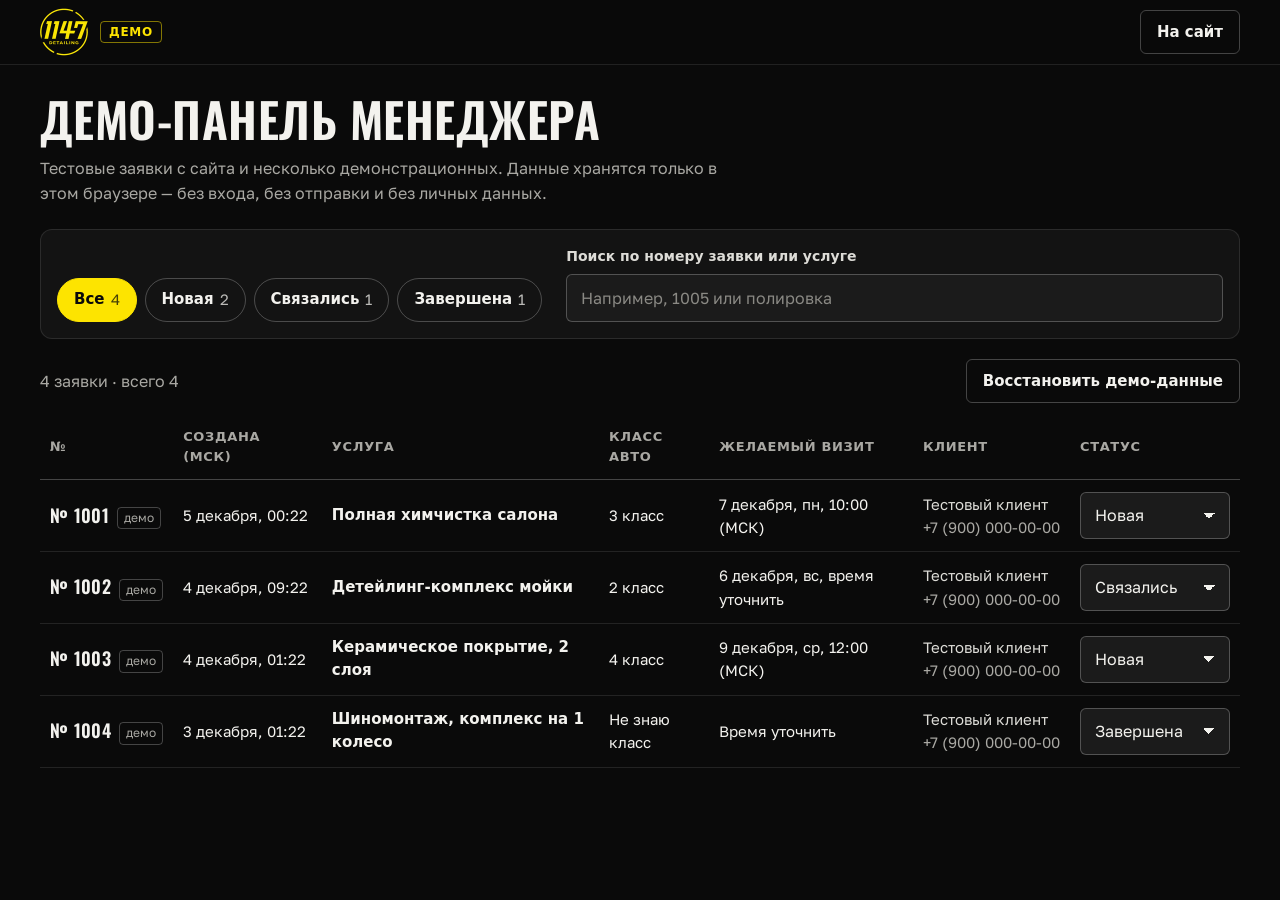
<file: site/admin/index.html>
<!doctype html>
<html lang="ru">
<head>
  <meta charset="utf-8">
  <meta name="viewport" content="width=device-width, initial-scale=1, viewport-fit=cover">
  <title>Демо-панель менеджера — 1147 Detailing</title>
  <meta name="robots" content="noindex, nofollow">
  <meta name="theme-color" content="#0a0a0a">
  <meta name="color-scheme" content="dark">
  <link rel="icon" href="../favicon-32.png" sizes="32x32" type="image/png">
  <link rel="preload" href="../assets/fonts/golos-400-cyrillic.woff2" as="font" type="font/woff2" crossorigin>
  <link rel="preload" href="../assets/fonts/oswald-600-cyrillic.woff2" as="font" type="font/woff2" crossorigin>
  <link rel="preload" href="../assets/fonts/oswald-600-latin.woff2" as="font" type="font/woff2" crossorigin>
  <link rel="preload" href="../assets/fonts/golos-400-latin.woff2" as="font" type="font/woff2" crossorigin>
  <link rel="stylesheet" href="../css/main.css">
  <link rel="stylesheet" href="../css/admin.css">
  <script type="module" src="../js/admin.js"></script>
</head>
<body class="admin">
  <svg class="sprite" aria-hidden="true" focusable="false" xmlns="http://www.w3.org/2000/svg">
    <symbol id="i-close" viewBox="0 0 24 24"><path fill="none" stroke="currentColor" stroke-width="2" stroke-linecap="round" d="M6 6l12 12M18 6L6 18"/></symbol>
    <symbol id="i-arrow" viewBox="0 0 24 24"><path fill="none" stroke="currentColor" stroke-width="2" stroke-linecap="round" stroke-linejoin="round" d="M9 6l6 6-6 6"/></symbol>
  </svg>
  <a class="skip-link" href="#main">Перейти к заявкам</a>

  <header class="site-header">
    <div class="container header-inner">
      <a class="brand" href="../" aria-label="1147 Detailing, вернуться на сайт">
        <img class="brand-logo" src="../assets/brand/logo-1147-96.webp" srcset="../assets/brand/logo-1147-96.webp 1x, ../assets/brand/logo-1147-192.webp 2x" width="48" height="48" alt="">
        <span class="brand-name">1147 Detailing</span>
      </a>
      <span class="demo-badge">Демо</span>
      <a class="btn btn-ghost btn-sm admin-back" href="../">На сайт</a>
    </div>
  </header>

  <main id="main" class="container admin-main">
    <div class="admin-head">
      <h1 id="admin-title">Демо-панель менеджера</h1>
      <p class="muted">Тестовые заявки с сайта и несколько демонстрационных. Данные хранятся только в этом браузере — без входа, без отправки и без личных данных.</p>
    </div>
    <noscript><p class="admin-alert">Для демо-панели нужен JavaScript. Публичный сайт работает и без него.</p></noscript>
    <div id="admin-app" class="admin-app" aria-labelledby="admin-title"></div>
  </main>

  <dialog class="dialog dialog-sheet" id="reset-dialog" aria-labelledby="reset-title" aria-describedby="reset-desc"></dialog>
  <div class="visually-hidden" id="live" aria-live="polite" aria-atomic="true"></div>
</body>
</html>
</file>
<file: site/css/main.css>
/* 1147 Detailing — демо. Общие стили сайта и демо-панели. */

/* ── Шрифты (локально, OFL) ── */
@font-face { font-family: 'Golos Text'; font-style: normal; font-weight: 400; font-display: optional;
  src: url('../assets/fonts/golos-400-cyrillic.woff2') format('woff2'); unicode-range: U+0301, U+0400-045F, U+0490-0491, U+04B0-04B1, U+2116; }
@font-face { font-family: 'Golos Text'; font-style: normal; font-weight: 400; font-display: optional;
  src: url('../assets/fonts/golos-400-latin.woff2') format('woff2'); unicode-range: U+0000-00FF, U+0131, U+0152-0153, U+02BB-02BC, U+02C6, U+02DA, U+02DC, U+0304, U+0308, U+0329, U+2000-206F, U+20AC, U+2122, U+2191, U+2193, U+2212, U+2215, U+FEFF, U+FFFD; }
@font-face { font-family: 'Golos Text'; font-style: normal; font-weight: 400; font-display: optional;
  src: url('../assets/fonts/golos-400-latin-ext.woff2') format('woff2'); unicode-range: U+20BD; }
@font-face { font-family: 'Golos Text'; font-style: normal; font-weight: 600; font-display: optional;
  src: url('../assets/fonts/golos-600-cyrillic.woff2') format('woff2'); unicode-range: U+0301, U+0400-045F, U+0490-0491, U+04B0-04B1, U+2116; }
@font-face { font-family: 'Golos Text'; font-style: normal; font-weight: 600; font-display: optional;
  src: url('../assets/fonts/golos-600-latin.woff2') format('woff2'); unicode-range: U+0000-00FF, U+0131, U+0152-0153, U+02BB-02BC, U+02C6, U+02DA, U+02DC, U+0304, U+0308, U+0329, U+2000-206F, U+20AC, U+2122, U+2191, U+2193, U+2212, U+2215, U+FEFF, U+FFFD; }
@font-face { font-family: 'Golos Text'; font-style: normal; font-weight: 600; font-display: optional;
  src: url('../assets/fonts/golos-600-latin-ext.woff2') format('woff2'); unicode-range: U+20BD; }
@font-face { font-family: 'Oswald'; font-style: normal; font-weight: 600; font-display: optional;
  src: url('../assets/fonts/oswald-600-cyrillic.woff2') format('woff2'); unicode-range: U+0301, U+0400-045F, U+0490-0491, U+04B0-04B1, U+2116; }
@font-face { font-family: 'Oswald'; font-style: normal; font-weight: 600; font-display: optional;
  src: url('../assets/fonts/oswald-600-latin.woff2') format('woff2'); unicode-range: U+0000-00FF, U+0131, U+0152-0153, U+02BB-02BC, U+02C6, U+02DA, U+02DC, U+0304, U+0308, U+0329, U+2000-206F, U+20AC, U+2122, U+2191, U+2193, U+2212, U+2215, U+FEFF, U+FFFD; }
@font-face { font-family: 'Oswald'; font-style: normal; font-weight: 600; font-display: optional;
  src: url('../assets/fonts/oswald-600-latin-ext.woff2') format('woff2'); unicode-range: U+20BD; }

/* ── Токены ── */
:root {
  --bg: #0a0a0a;
  --surface: #131313;
  --surface-2: #1b1b1b;
  --surface-3: #242424;
  --line: rgba(255, 255, 255, 0.1);
  --line-strong: rgba(255, 255, 255, 0.24);
  --text: #f3f2ee;
  --muted: #a9a8a3;
  --yellow: #fde400;          /* по оригиналу логотипа: rgb(253, 228, 0) */
  --yellow-hover: #fff04a;
  --on-yellow: #0a0a0a;
  --danger: #ff8a7a;
  --ok: #8fe08a;
  --font-ui: 'Golos Text', system-ui, -apple-system, 'Segoe UI', Roboto, Arial, sans-serif;
  --font-display: 'Oswald', 'Arial Narrow', 'Roboto Condensed', Impact, sans-serif;
  --radius: 6px;
  --radius-lg: 12px;
  --header-h: 64px;
  --bar-h: 72px;
  --container: 1240px;
  --pad: clamp(16px, 4vw, 40px);
  --ease: cubic-bezier(0.2, 0.7, 0.2, 1);
  color-scheme: dark;
}

*, *::before, *::after { box-sizing: border-box; }
html { -webkit-text-size-adjust: 100%; text-size-adjust: 100%; scroll-behavior: smooth; scroll-padding-top: calc(var(--header-h) + 12px); }
body {
  margin: 0;
  background: var(--bg);
  color: var(--text);
  font: 400 16px/1.55 var(--font-ui);
  -webkit-font-smoothing: antialiased;
  overflow-x: hidden;
}
@supports (overflow: clip) { body { overflow-x: clip; } }
img, picture, svg { display: block; max-width: 100%; }
img { height: auto; }
a { color: inherit; text-underline-offset: 3px; text-decoration-thickness: 1px; }
a:hover { color: var(--yellow); }
h1, h2, h3, h4 { margin: 0; line-height: 1.1; font-weight: 600; }
p { margin: 0; }
ul { margin: 0; padding: 0; list-style: none; }
button, input, select, textarea { font: inherit; color: inherit; }
[hidden] { display: none !important; }
:target, section[id] { scroll-margin-top: calc(var(--header-h) + 12px); }

:focus-visible { outline: 3px solid var(--yellow); outline-offset: 3px; border-radius: 2px; }
.btn-primary:focus-visible, .chip[aria-pressed="true"]:focus-visible, .chip:has(input:checked):focus-within { outline-color: #fff; }

.sprite { position: absolute; width: 0; height: 0; overflow: hidden; }
.icon { width: 20px; height: 20px; flex: none; }
.icon-xl { width: 40px; height: 40px; }
.visually-hidden { position: absolute !important; width: 1px; height: 1px; padding: 0; margin: -1px; overflow: hidden; clip: rect(0 0 0 0); white-space: nowrap; border: 0; }
.muted { color: var(--muted); }

.skip-link { position: absolute; left: 12px; top: -60px; z-index: 100; background: var(--yellow); color: var(--on-yellow); padding: 10px 16px; border-radius: var(--radius); font-weight: 600; text-decoration: none; }
.skip-link:focus { top: 12px; }

.container { width: 100%; max-width: calc(var(--container) + 2 * var(--pad)); margin-inline: auto; padding-inline: var(--pad); }

/* JS-элементы невидимы, пока скрипт не запустился (место сохраняется — без скачков) */
html:not(.app-ready) .js-only { visibility: hidden; }

/* ── Кнопки и чипы ── */
.btn {
  display: inline-flex; align-items: center; justify-content: center; gap: 8px;
  min-height: 48px; padding: 0 20px;
  border: 1px solid transparent; border-radius: var(--radius);
  font-weight: 600; font-size: 16px; line-height: 1.2; text-align: center; text-decoration: none;
  cursor: pointer; background: none; color: var(--text);
  transition: background-color .15s var(--ease), border-color .15s var(--ease), color .15s var(--ease), transform .15s var(--ease);
  -webkit-tap-highlight-color: transparent;
  touch-action: manipulation;
}
.btn:active { transform: translateY(1px); }
.btn-primary { background: var(--yellow); color: var(--on-yellow); }
.btn-primary:hover { background: var(--yellow-hover); color: var(--on-yellow); }
.btn-ghost { border-color: var(--line-strong); }
.btn-ghost:hover { border-color: var(--text); color: var(--text); background: rgba(255, 255, 255, 0.04); }
.btn-sm { min-height: 44px; padding: 0 16px; font-size: 15px; }
.btn-lg { min-height: 52px; padding: 0 24px; }
.btn[disabled], .btn[aria-disabled="true"] { opacity: .55; cursor: not-allowed; transform: none; }
.btn-link { background: none; border: 0; padding: 0 4px; min-height: 44px; color: var(--muted); text-decoration: underline; cursor: pointer; font-weight: 400; }
.btn-link:hover { color: var(--text); }

.chips, .filters { display: flex; flex-wrap: wrap; gap: 8px; }
.filters { min-height: 44px; margin-bottom: 24px; }
.chip {
  position: relative;
  display: inline-flex; align-items: center; gap: 6px;
  min-height: 44px; padding: 0 16px;
  border: 1px solid var(--line-strong); border-radius: 999px;
  background: transparent; color: var(--text);
  font-size: 15px; font-weight: 600; cursor: pointer; white-space: nowrap;
  touch-action: manipulation;
}
.chip:hover { border-color: var(--text); }
.chip[aria-pressed="true"], .chip:has(input:checked) { background: var(--yellow); border-color: var(--yellow); color: var(--on-yellow); }
.chip .count { font-weight: 400; opacity: .75; }
.chip input { position: absolute; opacity: 0; width: 1px; height: 1px; pointer-events: none; }
.chip:has(input:disabled) { opacity: .4; cursor: not-allowed; }
.chip:has(input:focus-visible) { outline: 3px solid var(--yellow); outline-offset: 3px; }
.chip:has(input:checked:focus-visible) { outline-color: #fff; }

.eyebrow { font-size: 13px; font-weight: 600; letter-spacing: .08em; text-transform: uppercase; color: var(--yellow); margin-bottom: 10px; }
.photo-note {
  position: absolute; right: 10px; bottom: 10px; z-index: 2;
  padding: 3px 8px; border-radius: 4px;
  background: rgba(10, 10, 10, .72); color: #d9d8d3;
  font-size: 12px; line-height: 1.4; pointer-events: none;
}
.price-tag { font-family: var(--font-display); font-weight: 600; font-size: 22px; color: var(--yellow); letter-spacing: .01em; }

/* ── Шапка ── */
.site-header {
  position: sticky; top: 0; z-index: 40;
  background: rgba(10, 10, 10, .9);
  border-bottom: 1px solid var(--line);
}
@supports (backdrop-filter: blur(1px)) {
  .site-header { background: rgba(10, 10, 10, .78); backdrop-filter: saturate(140%) blur(12px); -webkit-backdrop-filter: saturate(140%) blur(12px); }
}
.header-inner { display: flex; align-items: center; gap: 12px; min-height: var(--header-h); }
.brand { display: inline-flex; align-items: center; gap: 10px; text-decoration: none; min-height: 44px; }
.brand-logo { width: 48px; height: 48px; }
.brand-name { font-family: var(--font-display); font-size: 18px; letter-spacing: .04em; text-transform: uppercase; }
.demo-badge {
  display: inline-flex; align-items: center; height: 22px; padding: 0 8px;
  border: 1px solid rgba(253, 228, 0, .5); border-radius: 4px;
  color: var(--yellow); font-size: 12px; font-weight: 600; letter-spacing: .06em; text-transform: uppercase;
}
.main-nav, .header-phone, .header-cta { display: none; }
.main-nav ul { display: flex; gap: 4px; }
.main-nav a { display: inline-flex; align-items: center; min-height: 44px; padding: 0 12px; text-decoration: none; font-weight: 600; font-size: 15px; color: #dddcd7; border-radius: var(--radius); }
.main-nav a:hover { color: var(--yellow); }
.header-phone { align-items: center; gap: 8px; min-height: 44px; padding: 0 6px; text-decoration: none; font-weight: 600; white-space: nowrap; }

.menu { margin-left: auto; position: static; }
.menu-toggle {
  display: inline-flex; align-items: center; gap: 8px; min-height: 44px; padding: 0 14px;
  border: 1px solid var(--line-strong); border-radius: var(--radius);
  font-weight: 600; cursor: pointer; list-style: none; user-select: none;
}
.menu-toggle::-webkit-details-marker { display: none; }
.menu[open] .menu-toggle { background: var(--surface-3); }
.menu-panel {
  position: absolute; left: 0; right: 0; top: 100%;
  background: #0d0d0d; border-bottom: 1px solid var(--line);
  padding: 8px var(--pad) 20px;
  max-height: calc(100dvh - var(--header-h)); overflow-y: auto;
  box-shadow: 0 24px 40px rgba(0, 0, 0, .5);
}
.menu-panel nav a { display: flex; align-items: center; min-height: 52px; font-family: var(--font-display); font-size: 24px; text-transform: uppercase; letter-spacing: .02em; text-decoration: none; border-bottom: 1px solid var(--line); }
.menu-meta { margin: 16px 0 12px; color: var(--muted); }
.menu-actions { display: grid; grid-template-columns: 1fr 1fr; gap: 10px; }

@media (min-width: 1024px) {
  .main-nav { display: block; margin-left: auto; }
  .header-phone { display: inline-flex; }
  .header-cta { display: inline-flex; }
  .menu { display: none; }
  .brand-name { display: none; }
}
@media (max-width: 599px) {
  .brand-name { display: none; }
}

/* ── Первый экран ── */
.hero { position: relative; isolation: isolate; overflow: hidden; }
.hero-media { position: relative; }
.hero-media img { width: 100%; aspect-ratio: 16 / 10; object-fit: cover; object-position: 55% 45%; }
.hero-media::after {
  content: ""; position: absolute; inset: auto 0 0 0; height: 45%;
  background: linear-gradient(to bottom, rgba(10, 10, 10, 0), var(--bg));
  pointer-events: none;
}
.hero-media .photo-note { top: 10px; bottom: auto; }
.hero-content { position: relative; z-index: 2; margin-top: -36px; padding-bottom: 32px; }
.hero h1 {
  font-family: var(--font-display); text-transform: uppercase;
  font-size: clamp(34px, 8.6vw, 76px); line-height: 1.02; letter-spacing: .005em;
  max-width: 13ch;
}
.hero-lead { margin-top: 12px; font-size: 17px; color: #dcdbd6; max-width: 36ch; }
.hero-address { display: flex; align-items: flex-start; gap: 8px; margin-top: 12px; color: var(--muted); }
.hero-address .icon { color: var(--yellow); margin-top: 2px; }
.hero-actions { display: grid; grid-template-columns: 1fr 1fr; gap: 10px; margin-top: 20px; }
.hero-actions .btn { padding-inline: 12px; }
.hero-call { margin-top: 14px; color: var(--muted); font-size: 15px; }
.hero-call a { color: var(--text); font-weight: 600; white-space: nowrap; }

@media (min-width: 600px) {
  .hero-actions { display: flex; flex-wrap: wrap; }
  .hero-actions .btn { padding-inline: 24px; }
}
@media (min-width: 900px) {
  .hero { min-height: clamp(560px, calc(100svh - var(--header-h)), 860px); display: flex; align-items: center; }
  .hero-media { position: absolute; inset: 0 0 0 auto; width: 64%; }
  .hero-media picture, .hero-media img { height: 100%; }
  .hero-media img {
    aspect-ratio: auto; object-position: 50% 55%;
    -webkit-mask-image: linear-gradient(to right, transparent 0, rgba(0, 0, 0, .55) 18%, #000 42%);
    mask-image: linear-gradient(to right, transparent 0, rgba(0, 0, 0, .55) 18%, #000 42%);
  }
  .hero-media::after { height: 30%; }
  .hero-media .photo-note { top: auto; bottom: 16px; right: 16px; }
  .hero-content { margin-top: 0; padding-block: 64px; }
  .hero-content > * { max-width: 560px; }
  .hero-lead { font-size: 19px; }
}
@media (min-width: 1280px) {
  .hero-media { width: 66%; }
}

/* ── Секции ── */
.section { padding-block: clamp(56px, 8vw, 112px); }
.section-head { display: grid; gap: 12px; margin-bottom: 28px; }
.section h2, .band h2 { font-family: var(--font-display); text-transform: uppercase; font-size: clamp(32px, 6vw, 56px); letter-spacing: .01em; }
.section-lead { color: var(--muted); max-width: 52ch; }
.section-lead a { color: var(--text); }
@media (min-width: 900px) {
  .section-head { grid-template-columns: 1fr minmax(0, 480px); align-items: end; gap: 32px; margin-bottom: 36px; }
}

/* ── Карточки услуг ── */
.cards { display: grid; gap: 16px; grid-template-columns: 1fr; }
.card { display: flex; }
.card-inner { display: flex; flex-direction: column; width: 100%; background: var(--surface); border: 1px solid var(--line); border-radius: var(--radius-lg); overflow: hidden; }
.card-media { position: relative; aspect-ratio: 16 / 10; background: var(--surface-2); }
@media (min-width: 700px) { .card-media { aspect-ratio: 4 / 3; } }
.card-media img { width: 100%; height: 100%; object-fit: cover; }
.card-body { display: flex; flex-direction: column; gap: 8px; padding: 18px 18px 20px; flex: 1; }
.card-group { font-size: 13px; color: var(--muted); text-transform: uppercase; letter-spacing: .08em; font-weight: 600; }
.card-title { font-family: var(--font-display); font-size: 26px; text-transform: uppercase; letter-spacing: .01em; }
.card-result { color: #d6d5d0; }
.card-price { display: flex; flex-wrap: wrap; align-items: baseline; gap: 4px 10px; margin-top: auto; padding-top: 8px; }
.card-price-note { color: var(--muted); font-size: 14px; }
.card-actions { display: grid; grid-template-columns: 1fr 1fr; gap: 10px; margin-top: 10px; }
.card-actions .btn { padding-inline: 10px; }
.cards-empty { padding: 24px; border: 1px dashed var(--line-strong); border-radius: var(--radius-lg); color: var(--muted); }
@media (min-width: 700px) { .cards { grid-template-columns: repeat(2, 1fr); } }
@media (min-width: 1100px) {
  .cards { grid-template-columns: repeat(3, 1fr); gap: 20px; }
  /* первая карточка шире: не превращаем раздел в сетку одинаковых плиток */
  .cards.is-all .card:first-child { grid-column: span 2; grid-row: span 2; }
  .cards.is-all .card:first-child .card-media { aspect-ratio: auto; flex: 1 1 auto; min-height: 320px; }
  .cards.is-all .card:first-child .card-body { flex: 0 0 auto; padding: 28px; }
  .cards.is-all .card:first-child .card-title { font-size: 40px; }
  .cards.is-all .card:first-child .card-result { font-size: 18px; max-width: 46ch; }
  .cards.is-all .card:first-child .card-actions { max-width: 420px; }
}

/* ── Широкая полоса ── */
.band { position: relative; isolation: isolate; overflow: hidden; background: #050505; }
.band-media { position: relative; }
.band-media img { width: 100%; aspect-ratio: 9 / 10; object-fit: cover; }
.band-media::after { content: ""; position: absolute; inset: 0; background: linear-gradient(to bottom, rgba(5, 5, 5, 0) 45%, #050505 98%); }
.band-media .photo-note { top: 10px; bottom: auto; }
.band-content { position: relative; z-index: 2; margin-top: -120px; padding-bottom: 56px; }
.band-text { margin-top: 12px; color: #d6d5d0; max-width: 52ch; }
.band-price { display: flex; flex-wrap: wrap; align-items: baseline; gap: 6px 12px; margin-top: 16px; }
.band-price .price-tag { font-size: 30px; }
.band-actions { display: grid; grid-template-columns: 1fr 1fr; gap: 10px; margin-top: 20px; max-width: 420px; }
@media (min-width: 900px) {
  .band { min-height: 560px; display: flex; align-items: center; }
  .band-media { position: absolute; inset: 0; }
  .band-media picture { display: block; height: 100%; }
  .band-media img { height: 100%; aspect-ratio: auto; object-position: 50% 60%; }
  .band-media::after { background: linear-gradient(to right, rgba(5, 5, 5, .92) 0, rgba(5, 5, 5, .7) 34%, rgba(5, 5, 5, 0) 62%), linear-gradient(to top, rgba(5, 5, 5, .6), rgba(5, 5, 5, 0) 40%); }
  .band-media .photo-note { top: auto; bottom: 16px; }
  .band-content { margin-top: 0; padding-block: 80px; }
  .band-content > * { max-width: 460px; }
}

/* ── Цены ── */
.prices { background: linear-gradient(to bottom, var(--bg), #0e0e0e); }
.prices-layout { display: grid; gap: 28px; }
.prices-aside .section-lead { margin-top: 12px; }
.price-controls { display: grid; gap: 16px; margin-top: 24px; min-height: 230px; }
.field { display: grid; gap: 6px; }
.field-label { font-size: 14px; font-weight: 600; color: #dddcd7; }
.bk-section .field-label { margin-bottom: 8px; }
.field-label-gap { margin-top: 16px; }
.select, .input {
  width: 100%; min-height: 48px; padding: 10px 14px;
  background: var(--surface-2); border: 1px solid var(--line-strong); border-radius: var(--radius);
  font-size: 16px; color: var(--text);
}
.select { appearance: none; -webkit-appearance: none; padding-right: 40px;
  background-image: linear-gradient(45deg, transparent 50%, var(--text) 50%), linear-gradient(135deg, var(--text) 50%, transparent 50%);
  background-position: calc(100% - 20px) 50%, calc(100% - 14px) 50%; background-size: 6px 6px; background-repeat: no-repeat; }
.select:focus-visible, .input:focus-visible { outline: 3px solid var(--yellow); outline-offset: 1px; }
.input::placeholder { color: #8a8984; }
.class-hint { color: var(--muted); font-size: 14px; min-height: 1.4em; }

.class-legend { margin-top: 24px; border-top: 1px solid var(--line); padding-top: 12px; color: var(--muted); font-size: 15px; }
.class-legend summary { cursor: pointer; min-height: 44px; display: flex; align-items: center; font-weight: 600; color: var(--text); }
.class-legend li { padding: 4px 0; }
.class-legend strong { color: var(--text); font-weight: 600; }

.price-group + .price-group { margin-top: 36px; }
.price-more { margin-top: 14px; }
.price-group-title { font-family: var(--font-display); font-size: 24px; text-transform: uppercase; letter-spacing: .02em; padding-bottom: 10px; border-bottom: 1px solid var(--line-strong); }
.price-row { display: grid; grid-template-columns: 1fr; gap: 6px 16px; padding: 16px 0; border-bottom: 1px solid var(--line); }
.price-name { font-size: 17px; font-weight: 600; line-height: 1.3; }
.price-short { color: var(--muted); font-size: 15px; margin-top: 2px; }
.price-value { font-family: var(--font-display); font-weight: 600; font-size: 21px; color: var(--yellow); letter-spacing: .01em; line-height: 1.2; }
.price-value.is-ask { font-family: var(--font-ui); font-size: 16px; color: var(--text); }
.price-variants { display: grid; gap: 2px; font-size: 15px; color: #dddcd7; }
.price-variants b { font-weight: 600; color: var(--yellow); white-space: nowrap; }
.price-note { font-size: 14px; color: var(--muted); }
.price-side { display: flex; align-items: center; justify-content: space-between; gap: 12px; flex-wrap: wrap; }
.price-side .btn { flex: none; }
.price-table { grid-column: 1 / -1; }
.price-table summary { cursor: pointer; min-height: 44px; display: inline-flex; align-items: center; color: var(--text); text-decoration: underline; text-underline-offset: 3px; }
.price-table table { width: 100%; max-width: 480px; border-collapse: collapse; font-size: 15px; margin-top: 6px; }
.price-table th, .price-table td { text-align: left; padding: 6px 8px 6px 0; border-bottom: 1px solid var(--line); font-weight: 400; }
.price-table thead th { color: var(--muted); font-size: 13px; text-transform: uppercase; letter-spacing: .05em; }
.price-table tbody th { font-weight: 600; white-space: nowrap; }
.price-table td { white-space: nowrap; }
.price-empty { padding: 28px 20px; border: 1px dashed var(--line-strong); border-radius: var(--radius-lg); display: grid; gap: 14px; justify-items: start; }
.price-empty p { color: var(--muted); }
.price-foot { margin-top: 24px; color: var(--muted); font-size: 15px; }
.price-foot a { color: var(--text); white-space: nowrap; }
.price-summary { color: var(--muted); font-size: 14px; margin-bottom: 8px; min-height: 1.5em; }

@media (min-width: 700px) {
  .price-row { grid-template-columns: 1fr auto; align-items: center; }
  .price-side { justify-content: flex-end; flex-wrap: nowrap; }
  .price-side .price-value, .price-side .price-variants { text-align: right; }
}
@media (min-width: 1024px) {
  .prices-layout { grid-template-columns: 340px 1fr; gap: 56px; align-items: start; }
  .prices-aside { position: sticky; top: calc(var(--header-h) + 24px); }
}

/* ── До / после ── */
.ba { margin: 0 0 56px; }
.ba-frame { position: relative; overflow: hidden; border-radius: var(--radius-lg); background: var(--surface-2); aspect-ratio: 3 / 2; --pos: 50%; touch-action: pan-y; cursor: ew-resize; user-select: none; -webkit-user-select: none; }
.ba-img { position: absolute; inset: 0; width: 100%; height: 100%; object-fit: cover; }
.ba-before-wrap { position: absolute; inset: 0; clip-path: inset(0 calc(100% - var(--pos)) 0 0); }
.ba-handle { position: absolute; top: 0; bottom: 0; left: var(--pos); width: 2px; margin-left: -1px; background: var(--yellow); box-shadow: 0 0 0 1px rgba(0, 0, 0, .3); }
.ba-handle::after { content: ""; position: absolute; top: 50%; left: 50%; width: 40px; height: 40px; margin: -20px 0 0 -20px; border-radius: 50%; background: var(--yellow); box-shadow: 0 4px 14px rgba(0, 0, 0, .5);
  background-image: linear-gradient(var(--on-yellow), var(--on-yellow)), linear-gradient(var(--on-yellow), var(--on-yellow)); background-size: 2px 14px, 2px 14px; background-position: 15px 13px, 21px 13px; background-repeat: no-repeat; }
.ba-tag { position: absolute; top: 12px; padding: 4px 10px; border-radius: 4px; background: rgba(10, 10, 10, .75); font-size: 13px; font-weight: 600; text-transform: uppercase; letter-spacing: .06em; }
.ba-tag-before { left: 12px; }
.ba-tag-after { right: 12px; }
.ba-controls { display: grid; gap: 4px; margin-top: 12px; }
.ba-label { font-size: 14px; color: var(--muted); }
.ba-range { width: 100%; height: 44px; margin: 0; background: transparent; cursor: pointer; -webkit-appearance: none; appearance: none; }
.ba-range::-webkit-slider-runnable-track { height: 4px; background: var(--line-strong); border-radius: 2px; }
.ba-range::-webkit-slider-thumb { -webkit-appearance: none; width: 28px; height: 28px; margin-top: -12px; border-radius: 50%; background: var(--yellow); border: 3px solid var(--bg); }
.ba-range::-moz-range-track { height: 4px; background: var(--line-strong); border-radius: 2px; }
.ba-range::-moz-range-thumb { width: 24px; height: 24px; border-radius: 50%; background: var(--yellow); border: 3px solid var(--bg); }
.ba-range:focus-visible { outline: 3px solid var(--yellow); outline-offset: 2px; }
.ba-caption { margin-top: 10px; color: var(--muted); font-size: 14px; }

/* ── Галерея ── */
.gallery-title { font-family: var(--font-display); text-transform: uppercase; font-size: 26px; margin-bottom: 16px; }
.gallery { display: grid; grid-template-columns: 1fr 1fr; gap: 10px; }
.gallery-item { position: relative; }
.gallery-item a { display: block; border-radius: var(--radius); overflow: hidden; background: var(--surface-2); }
.gallery-item img { width: 100%; aspect-ratio: 4 / 3; object-fit: cover; transition: transform .4s var(--ease); }
.gallery-item a:hover img { transform: scale(1.03); }
.gallery-cap { margin-top: 6px; font-size: 13px; color: var(--muted); }
.gallery-item-lg { grid-column: 1 / -1; }
@media (min-width: 900px) {
  .ba-frame { aspect-ratio: 2 / 1; }
  .gallery { grid-template-columns: repeat(3, 1fr); gap: 16px; }
  .gallery-item-lg { grid-column: span 2; grid-row: span 2; }
  .gallery-item-lg a, .gallery-item-lg img { height: calc(100% - 26px); }
  .gallery-item-lg img { aspect-ratio: auto; }
}

/* ── FAQ ── */
.faq { background: #0d0d0d; border-block: 1px solid var(--line); }
.faq-layout { display: grid; gap: 24px; }
.faq-list details { border-bottom: 1px solid var(--line); }
.faq-list details:first-child { border-top: 1px solid var(--line); }
.faq-list summary { position: relative; display: flex; align-items: center; min-height: 60px; padding: 14px 44px 14px 0; cursor: pointer; font-weight: 600; font-size: 18px; list-style: none; }
.faq-list summary::-webkit-details-marker { display: none; }
.faq-list summary::after { content: ""; position: absolute; right: 8px; top: 50%; width: 12px; height: 12px; margin-top: -8px; border-right: 2px solid var(--yellow); border-bottom: 2px solid var(--yellow); transform: rotate(45deg); transition: transform .2s var(--ease); }
.faq-list details[open] summary::after { transform: rotate(-135deg); margin-top: -2px; }
.faq-body { display: grid; gap: 10px; padding: 0 0 18px; color: #d6d5d0; max-width: 64ch; }
@media (min-width: 900px) { .faq-layout { grid-template-columns: 1fr 1.5fr; gap: 56px; } }

/* ── Контакты ── */
.contacts-layout { display: grid; gap: 32px; }
.contact-list { font-style: normal; display: grid; gap: 14px; margin-top: 20px; }
.contact-row { display: flex; gap: 12px; align-items: flex-start; font-size: 17px; }
.contact-row .icon { color: var(--yellow); margin-top: 3px; }
.contact-row strong { font-weight: 600; }
.contact-row a { font-weight: 600; text-decoration: none; }
.contact-actions { display: grid; gap: 10px; margin-top: 24px; }
.how-to { margin-top: 28px; padding: 18px; border: 1px solid var(--line); border-radius: var(--radius-lg); background: var(--surface); }
.how-to h3 { font-size: 18px; margin-bottom: 6px; }
.how-to p { color: #d6d5d0; }
.contact-extra { margin-top: 16px; }
.contact-extra a { display: inline-flex; align-items: center; min-height: 44px; font-weight: 600; }
.map-box { position: relative; min-height: 360px; border-radius: var(--radius-lg); overflow: hidden; border: 1px solid var(--line); background:
  radial-gradient(circle at 50% 42%, rgba(253, 228, 0, .08), transparent 55%), repeating-linear-gradient(0deg, rgba(255, 255, 255, .03) 0 1px, transparent 1px 40px), repeating-linear-gradient(90deg, rgba(255, 255, 255, .03) 0 1px, transparent 1px 40px), var(--surface); }
.map-placeholder { position: absolute; inset: 0; display: grid; place-content: center; justify-items: center; gap: 10px; padding: 24px; text-align: center; }
.map-placeholder .icon-xl { color: var(--yellow); }
.map-title { font-family: var(--font-display); font-size: 24px; text-transform: uppercase; }
.map-placeholder .muted { max-width: 34ch; font-size: 15px; }
.map-link { display: inline-flex; align-items: center; min-height: 44px; }
.map-box iframe { position: absolute; inset: 0; width: 100%; height: 100%; border: 0; }
@media (min-width: 600px) { .contact-actions { grid-template-columns: 1fr 1fr; } .contact-actions .btn-primary { grid-column: 1 / -1; } }
@media (min-width: 900px) {
  .contacts-layout { grid-template-columns: minmax(0, 1fr) minmax(0, 1.2fr); gap: 56px; align-items: stretch; }
  .map-box { min-height: 520px; }
}

/* ── Подвал ── */
.site-footer { border-top: 1px solid var(--line); padding-block: 36px; color: var(--muted); font-size: 15px; }
.footer-inner { display: grid; gap: 18px; }
.footer-brand { display: flex; gap: 14px; align-items: center; }
.footer-brand img { width: 56px; height: 56px; }
.footer-brand strong { color: var(--text); }
.footer-note { max-width: 80ch; }
@media (min-width: 900px) { .footer-inner { grid-template-columns: auto 1fr; gap: 48px; align-items: center; } }

/* ── Нижняя панель на телефоне ── */
.mobile-bar {
  position: fixed; left: 0; right: 0; bottom: 0; z-index: 30;
  display: grid; grid-template-columns: 1.3fr 1fr; gap: 10px;
  padding: 10px var(--pad) calc(10px + env(safe-area-inset-bottom));
  background: rgba(10, 10, 10, .94); border-top: 1px solid var(--line);
  transition: transform .2s var(--ease);
}
@supports (backdrop-filter: blur(1px)) { .mobile-bar { background: rgba(10, 10, 10, .8); backdrop-filter: blur(12px); -webkit-backdrop-filter: blur(12px); } }
.mobile-bar .btn { min-height: 50px; }
body { padding-bottom: calc(var(--bar-h) + env(safe-area-inset-bottom)); }
html.dialog-open .mobile-bar, html.menu-open .mobile-bar { transform: translateY(110%); visibility: hidden; }
@media (min-width: 900px) {
  .mobile-bar { display: none; }
  body { padding-bottom: 0; }
}

/* ── Диалоги ── */
html.dialog-open { overflow: hidden; }
.dialog .visually-hidden { top: 0; left: 0; }
.dialog {
  padding: 0; border: 0; color: var(--text); background: var(--surface);
  max-width: none; max-height: none;
  overflow: hidden;           /* прокручивается только тело окна, шапка и кнопки на месте */
}
.dialog::backdrop { background: rgba(0, 0, 0, .72); }
.dialog[open] { display: flex; flex-direction: column; }
.dialog-head { display: flex; align-items: center; gap: 12px; padding: 12px 12px 12px var(--pad); border-bottom: 1px solid var(--line); flex: none; }
.dialog-head h2 { font-family: var(--font-display); text-transform: uppercase; font-size: 24px; letter-spacing: .01em; }
.dialog-step { color: var(--muted); font-size: 14px; }
.dialog-close { margin-left: auto; display: inline-flex; align-items: center; justify-content: center; width: 48px; height: 48px; border: 1px solid var(--line-strong); border-radius: var(--radius); background: none; cursor: pointer; flex: none; }
.dialog-close:hover { border-color: var(--text); }
.dialog-body { flex: 1 1 auto; min-height: 0; overflow-y: auto; overscroll-behavior: contain; padding: 20px var(--pad) 24px; -webkit-overflow-scrolling: touch; }
.dialog-foot { flex: none; display: flex; gap: 10px; padding: 12px var(--pad) calc(12px + env(safe-area-inset-bottom)); border-top: 1px solid var(--line); background: var(--surface); }
.dialog-foot .btn { flex: 1; }
.dialog-foot .btn-ghost { flex: 0 0 auto; }

/* «Что входит» — нижняя панель на телефоне, окно на ПК */
.dialog-sheet { width: 100%; margin: auto 0 0; max-height: 88dvh; border-radius: 16px 16px 0 0; }
.details-list { display: grid; gap: 8px; margin: 8px 0 0; }
.details-list li { position: relative; padding-left: 22px; }
.details-list li::before { content: ""; position: absolute; left: 2px; top: .62em; width: 10px; height: 2px; background: var(--yellow); }
.details-meta { display: flex; flex-wrap: wrap; gap: 8px 20px; margin-top: 16px; color: var(--muted); font-size: 15px; }
.details-meta b { color: var(--text); font-weight: 600; }
.details-sub { font-size: 15px; font-weight: 600; text-transform: uppercase; letter-spacing: .06em; color: var(--muted); margin: 24px 0 6px; }
.variant-list { display: grid; }
.variant { display: grid; grid-template-columns: 1fr auto; gap: 4px 12px; align-items: center; padding: 12px 0; border-bottom: 1px solid var(--line); }
.variant-name { font-weight: 600; }
.variant-price { font-family: var(--font-display); color: var(--yellow); font-size: 19px; text-align: right; }
.variant-short { grid-column: 1 / -1; color: var(--muted); font-size: 14px; }
.variant .btn { grid-column: 1 / -1; justify-self: start; }
.details-note { margin-top: 14px; color: var(--muted); font-size: 14px; }

/* Запись — на телефоне на весь экран */
.dialog-booking { width: 100%; height: 100%; height: 100dvh; margin: 0; }
.bk-section { border: 0; margin: 0 0 26px; padding: 0; min-width: 0; }
.bk-section legend { padding: 0; margin-bottom: 10px; font-weight: 600; font-size: 17px; }
.bk-section legend .opt { color: var(--muted); font-weight: 400; font-size: 14px; }
.bk-section[aria-invalid="true"] legend { color: var(--danger); }
.bk-error { color: var(--danger); font-size: 15px; margin-top: 8px; }
.bk-error:empty { display: none; }
.bk-hint { color: var(--muted); font-size: 14px; margin-top: 8px; }
.option-list { display: grid; gap: 8px; }
.option {
  position: relative; display: grid; grid-template-columns: auto 1fr auto; align-items: center; gap: 4px 12px;
  min-height: 56px; padding: 10px 14px;
  border: 1px solid var(--line-strong); border-radius: var(--radius); cursor: pointer; background: var(--surface-2);
}
.option:hover { border-color: var(--text); }
.option input { width: 20px; height: 20px; margin: 0; accent-color: var(--yellow); }
.option-main { display: grid; }
.option-title { font-weight: 600; line-height: 1.3; }
.option-sub { color: var(--muted); font-size: 14px; }
.option-price { font-family: var(--font-display); color: var(--yellow); font-size: 18px; text-align: right; white-space: nowrap; }
.option-price.is-ask { font-family: var(--font-ui); color: var(--muted); font-size: 14px; white-space: normal; }
.option:has(input:checked) { border-color: var(--yellow); background: rgba(253, 228, 0, .07); }
.option:has(input:focus-visible) { outline: 3px solid var(--yellow); outline-offset: 2px; }
.option-grid { display: grid; grid-template-columns: 1fr; gap: 8px; }
@media (min-width: 360px) { .option-grid { grid-template-columns: 1fr 1fr; } .option-grid .option { grid-template-columns: auto 1fr; padding: 10px 12px; } .option-grid .option > span:last-child:empty { display: none; } }
.option-list .btn-link { justify-self: start; }
.summary { display: grid; gap: 0; margin: 0 0 20px; }
.summary > div { display: grid; grid-template-columns: minmax(110px, 38%) 1fr; gap: 12px; padding: 12px 0; border-bottom: 1px solid var(--line); }
.summary dt { color: var(--muted); }
.summary dd { margin: 0; font-weight: 600; }
.summary dd.price { font-family: var(--font-display); color: var(--yellow); font-size: 20px; font-weight: 600; }
.test-profile { display: grid; gap: 12px; padding: 16px; border: 1px solid var(--line); border-radius: var(--radius-lg); background: var(--surface-2); }
.test-profile h3 { font-size: 16px; }
.test-profile .input[readonly] { background: transparent; color: #dddcd7; border-style: dashed; }
.demo-note { display: flex; gap: 10px; align-items: center; margin-top: 16px; padding: 10px 14px; border-radius: var(--radius); background: rgba(253, 228, 0, .08); border: 1px solid rgba(253, 228, 0, .35); color: #f4eeb5; font-size: 15px; }
.demo-note::before { content: ""; flex: none; width: 8px; height: 8px; border-radius: 50%; background: var(--yellow); }
.bk-alert { margin-top: 16px; padding: 14px 16px; border-radius: var(--radius); border: 1px solid rgba(255, 138, 122, .5); background: rgba(255, 138, 122, .08); color: #ffd4cc; }
.bk-alert:empty { display: none; }
.bk-alert a { color: #fff; font-weight: 600; }
.success { display: grid; gap: 14px; justify-items: start; }
.success-mark { width: 56px; height: 56px; border-radius: 50%; background: var(--yellow); display: grid; place-items: center; }
.success-mark::after { content: ""; width: 22px; height: 12px; border-left: 3px solid var(--on-yellow); border-bottom: 3px solid var(--on-yellow); transform: rotate(-45deg) translate(2px, -2px); }
.success h3 { font-family: var(--font-display); text-transform: uppercase; font-size: 30px; }
.success-id { font-size: 18px; }
.success .summary { width: 100%; }
.success-actions { display: grid; gap: 10px; width: 100%; }
.dialog-mode { color: var(--muted); font-size: 13px; }

@media (min-width: 700px) {
  .dialog-sheet { width: min(640px, calc(100% - 48px)); margin: auto; max-height: min(86vh, 860px); border-radius: var(--radius-lg); border: 1px solid var(--line); }
  .dialog-booking { width: min(680px, calc(100% - 48px)); height: auto; max-height: min(92vh, 900px); margin: auto; border-radius: var(--radius-lg); border: 1px solid var(--line); }
  .success-actions { grid-template-columns: 1fr 1fr; }
}
/* Телефон в альбомной ориентации: экономим высоту */
@media (max-height: 480px) and (orientation: landscape) {
  .dialog-booking { width: 100%; height: 100dvh; max-height: none; border-radius: 0; }
  .dialog-sheet { max-height: 100dvh; }
  .dialog-head { padding-block: 4px; }
  .dialog-head h2 { font-size: 20px; }
  .dialog-foot { padding-block: 8px calc(8px + env(safe-area-inset-bottom)); }
  .menu-panel nav a { min-height: 44px; font-size: 20px; }
}

/* Просмотр фото */
.dialog-lightbox { width: 100%; height: 100%; height: 100dvh; margin: 0; background: rgba(5, 5, 5, .97); }
.lb-stage { position: relative; flex: 1; display: grid; place-items: center; padding: 8px; min-height: 0; }
.lb-stage img { max-width: 100%; max-height: 100%; width: auto; height: auto; object-fit: contain; border-radius: 4px; }
.lb-bar { display: flex; align-items: center; gap: 10px; padding: 10px var(--pad) calc(10px + env(safe-area-inset-bottom)); }
.lb-cap { flex: 1; color: #d6d5d0; font-size: 15px; }
.lb-count { color: var(--muted); font-size: 14px; white-space: nowrap; }
.lb-nav { display: inline-flex; align-items: center; justify-content: center; width: 48px; height: 48px; border: 1px solid var(--line-strong); border-radius: var(--radius); background: rgba(10, 10, 10, .6); cursor: pointer; }
.lb-nav.prev .icon { transform: rotate(180deg); }
.lb-top { display: flex; justify-content: flex-end; padding: 10px var(--pad) 0; }

/* ── Пользователь просит меньше движения ── */
@media (prefers-reduced-motion: reduce) {
  html { scroll-behavior: auto; }
  *, *::before, *::after { transition-duration: .01ms !important; animation-duration: .01ms !important; animation-iteration-count: 1 !important; }
}

/* ── 404 ── */
.not-found { min-height: 100svh; display: grid; place-content: center; justify-items: start; gap: 14px; padding-block: 48px; }
.not-found h1 { font-family: var(--font-display); text-transform: uppercase; font-size: clamp(34px, 7vw, 60px); }
</file>
<file: site/css/admin.css>
/* Демо-панель менеджера */
body.admin { padding-bottom: 0; }
.admin-back { margin-left: auto; }
.admin-main { padding-block: 28px 64px; }
.admin-head { display: grid; gap: 10px; margin-bottom: 24px; }
.admin-head h1 { font-family: var(--font-display); text-transform: uppercase; font-size: clamp(30px, 6vw, 48px); letter-spacing: .01em; }
.admin-head p { max-width: 70ch; }
.admin-alert { padding: 16px; border-radius: var(--radius); border: 1px solid rgba(255, 138, 122, .5); background: rgba(255, 138, 122, .08); color: #ffd4cc; }

.admin-notice:empty { display: none; }
.admin-notice { margin-bottom: 16px; padding: 12px 16px; border-radius: var(--radius); font-size: 15px; }
.admin-notice.is-info { border: 1px solid rgba(253, 228, 0, .4); background: rgba(253, 228, 0, .07); color: #f4eeb5; }
.admin-notice.is-error { border: 1px solid rgba(255, 138, 122, .5); background: rgba(255, 138, 122, .08); color: #ffd4cc; }

.admin-toolbar { display: grid; gap: 16px; padding: 16px; border: 1px solid var(--line); border-radius: var(--radius-lg); background: var(--surface); }
.status-filters { display: flex; flex-wrap: wrap; gap: 8px; }
.admin-search { display: grid; gap: 6px; }
.admin-search-row { display: flex; gap: 10px; flex-wrap: wrap; }
.admin-search-row .input { flex: 1 1 240px; }
.admin-listhead { display: flex; flex-wrap: wrap; align-items: center; justify-content: space-between; gap: 10px; margin: 20px 0 12px; }
.admin-summary { color: var(--muted); }
.admin-summary:focus { outline: none; }

.admin-table { width: 100%; border-collapse: collapse; font-size: 15px; }
.admin-table th, .admin-table td { padding: 12px 10px; text-align: left; vertical-align: middle; border-bottom: 1px solid var(--line); }
.admin-table thead th { font-size: 13px; color: var(--muted); text-transform: uppercase; letter-spacing: .05em; font-weight: 600; border-bottom-color: var(--line-strong); }
.admin-table tbody th { font-weight: 600; white-space: nowrap; }
.admin-table tbody tr:hover { background: rgba(255, 255, 255, .02); }
.admin-table .status-select { min-width: 150px; min-height: 44px; }
.req-id { font-family: var(--font-display); font-size: 18px; letter-spacing: .02em; }
.req-service { font-weight: 600; }
.req-client { color: #dddcd7; }
.req-client .muted, .admin-table td:nth-child(2) { white-space: nowrap; }
.tag { display: inline-block; margin-left: 8px; padding: 1px 6px; border-radius: 4px; border: 1px solid var(--line-strong); font-size: 12px; color: var(--muted); font-weight: 400; vertical-align: middle; }
.tag-site { border-color: rgba(253, 228, 0, .5); color: var(--yellow); }
.is-highlight { background: rgba(253, 228, 0, .08) !important; box-shadow: inset 3px 0 0 var(--yellow); }

.admin-cards { display: grid; gap: 12px; }
.admin-card { border: 1px solid var(--line); border-radius: var(--radius-lg); background: var(--surface); padding: 16px; }
.admin-card.is-highlight { border-color: var(--yellow); box-shadow: none; }
.admin-card-head { display: flex; flex-wrap: wrap; align-items: center; gap: 6px 4px; }
.admin-card-head h2 { font-size: 20px; }
.admin-card .req-service { margin-top: 6px; font-size: 17px; }
.admin-dl { margin: 10px 0 12px; display: grid; gap: 6px; font-size: 15px; }
.admin-dl > div { display: grid; grid-template-columns: 130px 1fr; gap: 8px; }
.admin-dl dt { color: var(--muted); }
.admin-dl dd { margin: 0; }
.admin-card-status { display: grid; gap: 6px; }
.status-dot { margin-left: auto; display: inline-flex; align-items: center; gap: 6px; font-size: 14px; color: var(--muted); }
.status-dot::before { content: ""; width: 8px; height: 8px; border-radius: 50%; background: var(--muted); }
.status-dot.status-new::before { background: var(--yellow); }
.status-dot.status-contacted::before { background: #7fb3ff; }
.status-dot.status-done::before { background: var(--ok); }

.admin-empty { padding: 28px 20px; border: 1px dashed var(--line-strong); border-radius: var(--radius-lg); display: grid; gap: 14px; justify-items: start; color: var(--muted); }

@media (min-width: 900px) {
  .admin-toolbar { grid-template-columns: auto minmax(320px, 1fr); align-items: end; gap: 24px; }
}
@media (max-width: 360px) {
  .admin-dl > div { grid-template-columns: 1fr; gap: 0; }
}
</file>
